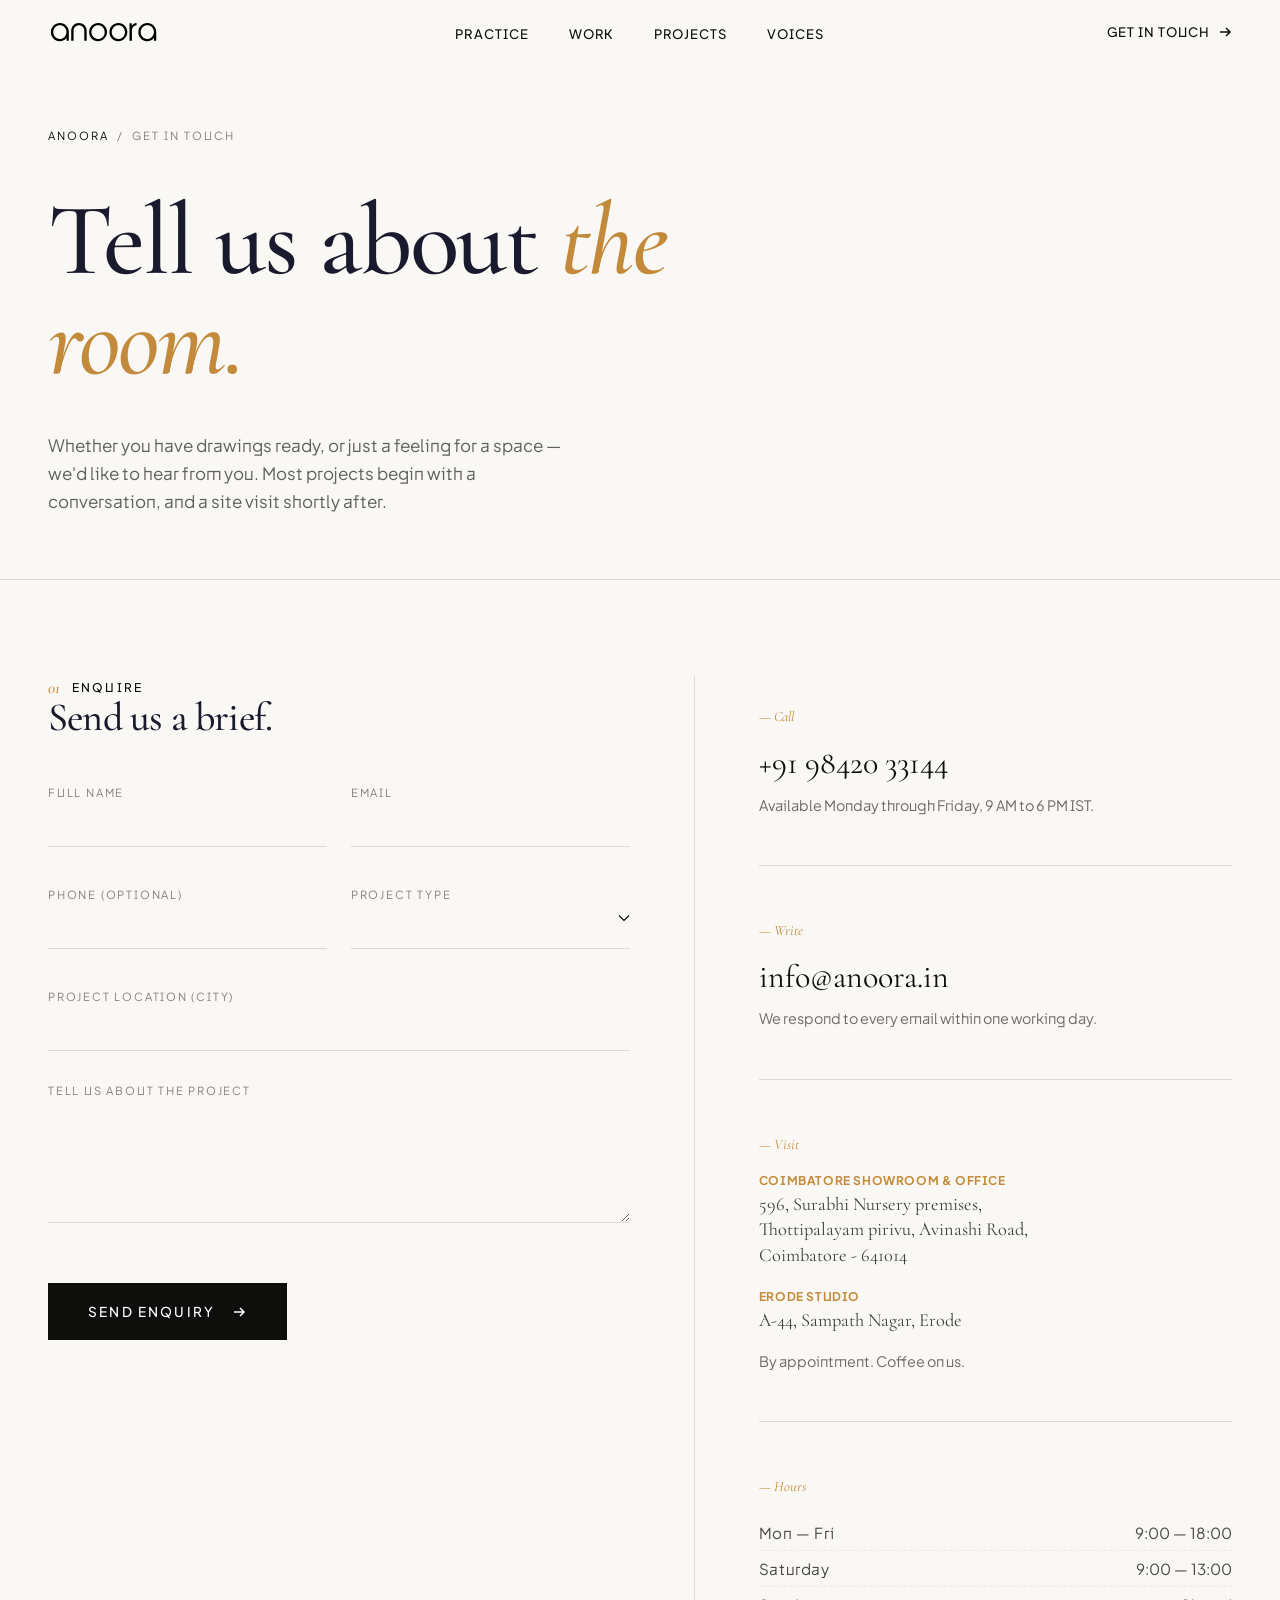
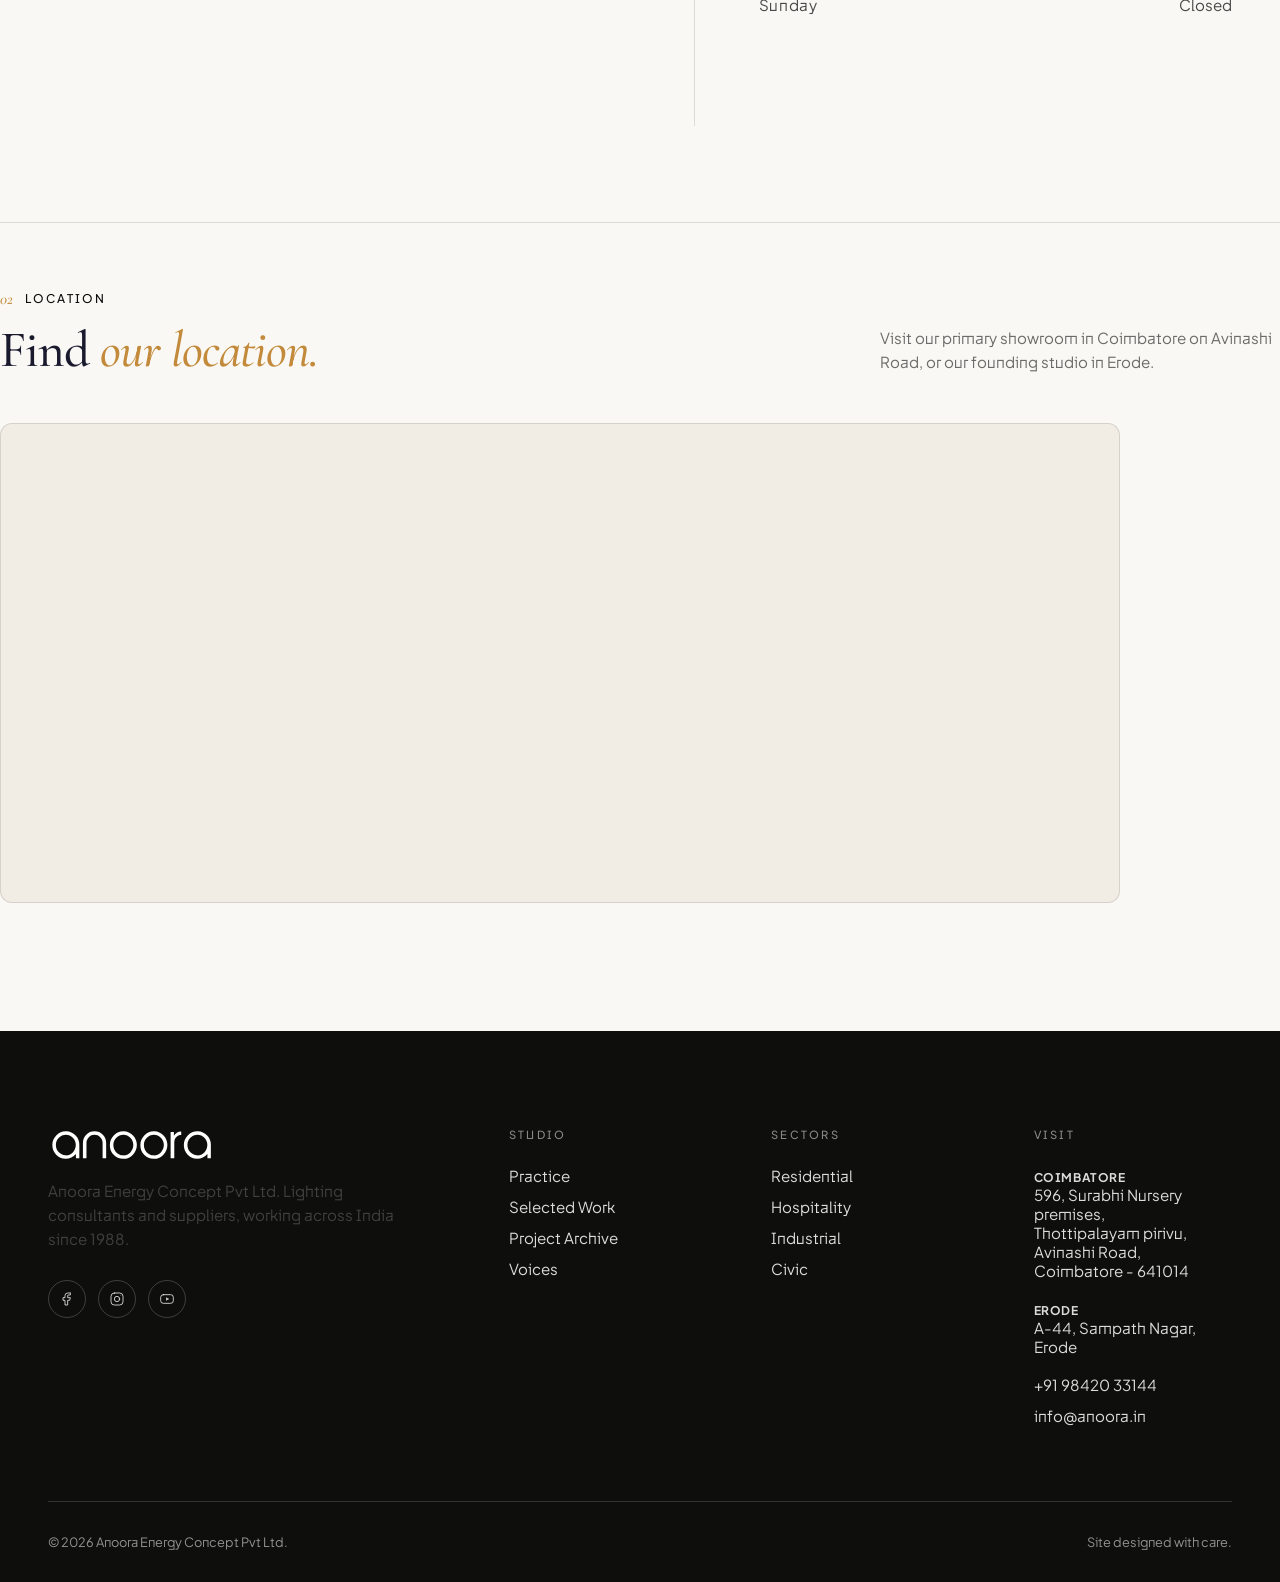
<file: contact.html>
<!DOCTYPE html>
<html lang="en">
<head>
  <meta charset="UTF-8">
  <meta name="viewport" content="width=device-width, initial-scale=1.0">
  <title>Get in Touch — Anoora</title>
  <link rel="preconnect" href="https://fonts.googleapis.com">
  <link rel="preconnect" href="https://fonts.gstatic.com" crossorigin>
  <link href="https://fonts.googleapis.com/css2?family=Cormorant+Garamond:ital,wght@0,400;0,500;0,600;1,400;1,500&family=Plus+Jakarta+Sans:wght@300;400;500;600;700;800&display=swap" rel="stylesheet">
  <link rel="stylesheet" href="colors_and_type.css">
  <link rel="stylesheet" href="styles.css">
</head>
<body>
  <!-- Nav -->
  <nav class="nav nav-always-dark" id="nav">
    <a href="index.html" class="nav-brand" aria-label="Anoora — Home">
      <img src="resources/anoora-wordmark.svg" alt="Anoora" style="height: 24px">
    </a>
    <ul class="nav-links" id="navLinks">
      <li><a href="index.html#practice">Practice</a></li>
      <li><a href="index.html#work">Work</a></li>
      <li><a href="projects.html">Projects</a></li>
      <li><a href="index.html#voices">Voices</a></li>
      <li class="nav-links-cta"><a href="contact.html">Get in Touch<svg viewBox="0 0 14 14" fill="none" stroke="currentColor" stroke-width="1.5" aria-hidden="true"><path d="M2 7h10M8 3l4 4-4 4"/></svg></a></li>
    </ul>
    <a href="contact.html" class="nav-cta">
      Get in Touch
      <svg viewBox="0 0 14 14" fill="none" stroke="currentColor" stroke-width="1.5"><path d="M2 7h10M8 3l4 4-4 4"/></svg>
    </a>
    <button class="nav-burger" id="navBurger" aria-label="Open menu" aria-expanded="false" aria-controls="navLinks">
      <span></span><span></span><span></span>
    </button>
  </nav>

  <!-- Hero -->
  <header class="contact-hero">
    <div class="container">
      <div class="breadcrumb">
        <a href="index.html">Anoora</a> &nbsp;/&nbsp; <span>Get in Touch</span>
      </div>
      <h1 class="display-h">Tell us about <em>the room.</em></h1>
      <p class="lede">Whether you have drawings ready, or just a feeling for a space — we'd like to hear from you. Most projects begin with a conversation, and a site visit shortly after.</p>
    </div>
  </header>

  <!-- Main -->
  <section class="container contact-main">
    <!-- Form -->
    <div class="form-section">
      <div class="eyebrow"><span class="num">01</span><span>Enquire</span></div>
      <h2 class="display-h">Send us a brief.</h2>

      <div class="success" id="success">✓ Thank you. We've received your enquiry and will be in touch within two working days.</div>

      <form id="contactForm">
        <div class="form-row">
          <div class="field">
            <input type="text" id="name" name="name" placeholder=" " required>
            <label for="name">Full name</label>
          </div>
          <div class="field">
            <input type="email" id="email" name="email" placeholder=" " required>
            <label for="email">Email</label>
          </div>
        </div>

        <div class="form-row">
          <div class="field">
            <input type="tel" id="phone" name="phone" placeholder=" ">
            <label for="phone">Phone (optional)</label>
          </div>
          <div class="field">
            <select id="type" name="type" required>
              <option value=""></option>
              <option value="residential">Residential</option>
              <option value="commercial">Commercial</option>
              <option value="industrial">Industrial</option>
              <option value="hospitality">Hospitality</option>
              <option value="civic">Civic / Government</option>
              <option value="other">Other</option>
            </select>
            <label for="type">Project type</label>
          </div>
        </div>

        <div class="field">
          <input type="text" id="location" name="location" placeholder=" ">
          <label for="location">Project location (city)</label>
        </div>

        <div class="field">
          <textarea id="message" name="message" placeholder=" " required></textarea>
          <label for="message">Tell us about the project</label>
        </div>

        <button type="submit" class="submit">
          Send Enquiry
          <svg viewBox="0 0 16 16" fill="none" stroke="currentColor" stroke-width="1.5"><path d="M3 8h10M9 4l4 4-4 4"/></svg>
        </button>
      </form>
    </div>

    <!-- Info -->
    <aside class="info-section">
      <div class="info-block">
        <span class="label">— Call</span>
        <p class="value"><a href="tel:+919842033144">+91 98420 33144</a></p>
        <p class="desc">Available Monday through Friday, 9 AM to 6 PM IST.</p>
      </div>

      <div class="info-block">
        <span class="label">— Write</span>
        <p class="value"><a href="mailto:info@anoora.in">info@anoora.in</a></p>
        <p class="desc">We respond to every email within one working day.</p>
      </div>

      <div class="info-block">
        <span class="label">— Visit</span>
        <div style="margin-bottom: 1.25rem;">
          <strong style="font-size: 0.75rem; letter-spacing: 0.05em; text-transform: uppercase; color: var(--gold); display: block; margin-bottom: 0.25rem;">Coimbatore Showroom &amp; Office</strong>
          <p class="value" style="font-size: 1.15rem; line-height: 1.4; margin-bottom: 0;">596, Surabhi Nursery premises,<br>Thottipalayam pirivu, Avinashi Road,<br>Coimbatore - 641014</p>
        </div>
        <div>
          <strong style="font-size: 0.75rem; letter-spacing: 0.05em; text-transform: uppercase; color: var(--gold); display: block; margin-bottom: 0.25rem;">Erode Studio</strong>
          <p class="value" style="font-size: 1.15rem; line-height: 1.4; margin-bottom: 0;">A-44, Sampath Nagar, Erode</p>
        </div>
        <p class="desc" style="margin-top: 1rem;">By appointment. Coffee on us.</p>
      </div>

      <div class="info-block">
        <span class="label">— Hours</span>
        <ul class="hours">
          <li><span class="day">Mon — Fri</span><span>9:00 — 18:00</span></li>
          <li><span class="day">Saturday</span><span>9:00 — 13:00</span></li>
          <li><span class="day">Sunday</span><span>Closed</span></li>
        </ul>
      </div>
    </aside>
  </section>

  <!-- Map -->
  <section class="container map-section">
    <div class="map-head">
      <div>
        <div class="eyebrow" style="margin-bottom: 1rem;"><span class="num">02</span><span>Location</span></div>
        <h2 class="display-h">Find <em>our location.</em></h2>
      </div>
      <p>Visit our primary showroom in Coimbatore on Avinashi Road, or our founding studio in Erode.</p>
    </div>
    <div class="map-frame" style="height: 480px; border-radius: 12px; overflow: hidden;">
      <iframe 
        src="https://maps.google.com/maps?q=596%2C%20Surabhi%20Nursery%20premises%2C%20Thottipalayam%20pirivu%2C%20Avinashi%20Road%2C%20Coimbatore%20-%20641014&t=&z=15&ie=UTF8&iwloc=&output=embed" 
        width="100%" 
        height="100%" 
        style="border:0; filter: contrast(1.02);" 
        allowfullscreen="" 
        loading="lazy" 
        referrerpolicy="no-referrer-when-downgrade"
        title="Anoora Energy Concept Location — Coimbatore">
      </iframe>
    </div>
  </section>

  <!-- Footer -->
  <footer>
    <div class="container">
      <div class="footer-top">
        <div class="footer-brand">
          <img src="resources/anoora-wordmark.svg" alt="Anoora" style="height: 36px; margin-bottom: 1rem;">
          <p>Anoora Energy Concept Pvt Ltd. Lighting consultants and suppliers, working across India since 1988.</p>
          <div class="footer-social">
            <a href="https://www.facebook.com/p/Anoora-Lighting-Solutions-61585017059623/" target="_blank" rel="noopener noreferrer" aria-label="Anoora on Facebook">
              <svg viewBox="0 0 24 24" fill="none" stroke="currentColor" stroke-width="1.5" stroke-linecap="round" stroke-linejoin="round"><path d="M15 3h-2a4 4 0 0 0-4 4v3H6v4h3v7h4v-7h3l1-4h-4V7a1 1 0 0 1 1-1h3V3z"/></svg>
            </a>
            <a href="https://www.instagram.com/anoora_lighting_solutions/" target="_blank" rel="noopener noreferrer" aria-label="Anoora on Instagram">
              <svg viewBox="0 0 24 24" fill="none" stroke="currentColor" stroke-width="1.5" stroke-linecap="round" stroke-linejoin="round"><rect x="3" y="3" width="18" height="18" rx="5"/><circle cx="12" cy="12" r="4"/><circle cx="17.3" cy="6.7" r="0.6" fill="currentColor" stroke="none"/></svg>
            </a>
            <a href="https://www.youtube.com/@anooralighting" target="_blank" rel="noopener noreferrer" aria-label="Anoora on YouTube">
              <svg viewBox="0 0 24 24" fill="none" stroke="currentColor" stroke-width="1.5" stroke-linecap="round" stroke-linejoin="round"><rect x="2.5" y="5.5" width="19" height="13" rx="4"/><path d="M10.5 9.2v5.6l5-2.8-5-2.8z" fill="currentColor" stroke="none"/></svg>
            </a>
          </div>
        </div>
        <nav class="footer-col" aria-label="Studio">
          <h4>Studio</h4>
          <ul>
            <li><a href="index.html#practice">Practice</a></li>
            <li><a href="index.html#work">Selected Work</a></li>
            <li><a href="projects.html">Project Archive</a></li>
            <li><a href="index.html#voices">Voices</a></li>
          </ul>
        </nav>
        <nav class="footer-col" aria-label="Sectors">
          <h4>Sectors</h4>
          <ul>
            <li><a href="projects.html?filter=residential">Residential</a></li>
            <li><a href="projects.html?filter=hospitality">Hospitality</a></li>
            <li><a href="projects.html?filter=industrial">Industrial</a></li>
            <li><a href="projects.html?filter=civic">Civic</a></li>
          </ul>
        </nav>
        <div class="footer-col">
          <h4>Visit</h4>
          <address style="font-style: normal;">
            <strong style="color: var(--fg); font-size: 0.75rem; letter-spacing: 0.05em; text-transform: uppercase;">Coimbatore</strong><br>
            596, Surabhi Nursery premises,<br>Thottipalayam pirivu, Avinashi Road,<br>Coimbatore - 641014<br><br>
            <strong style="color: var(--fg); font-size: 0.75rem; letter-spacing: 0.05em; text-transform: uppercase;">Erode</strong><br>
            A-44, Sampath Nagar, Erode<br><br>
            <a href="tel:+919842033144" style="display: block;">+91 98420 33144</a>
            <a href="mailto:info@anoora.in" style="display: block;">info@anoora.in</a>
          </address>
        </div>
      </div>
      <div class="footer-bottom">
        <span>© 2026 Anoora Energy Concept Pvt Ltd.</span>
        <span>Site designed with care.</span>
      </div>
    </div>
  </footer>

  <script src="nav.js" defer></script>

  <script>
    // Contact form (no backend — just confirms receipt client-side)
    const form = document.getElementById('contactForm');
    const success = document.getElementById('success');

    form.addEventListener('submit', (e) => {
      e.preventDefault();
      success.classList.add('show');
      form.reset();
      setTimeout(() => success.classList.remove('show'), 6000);
    });
  </script>
</body>
</html>
</file>
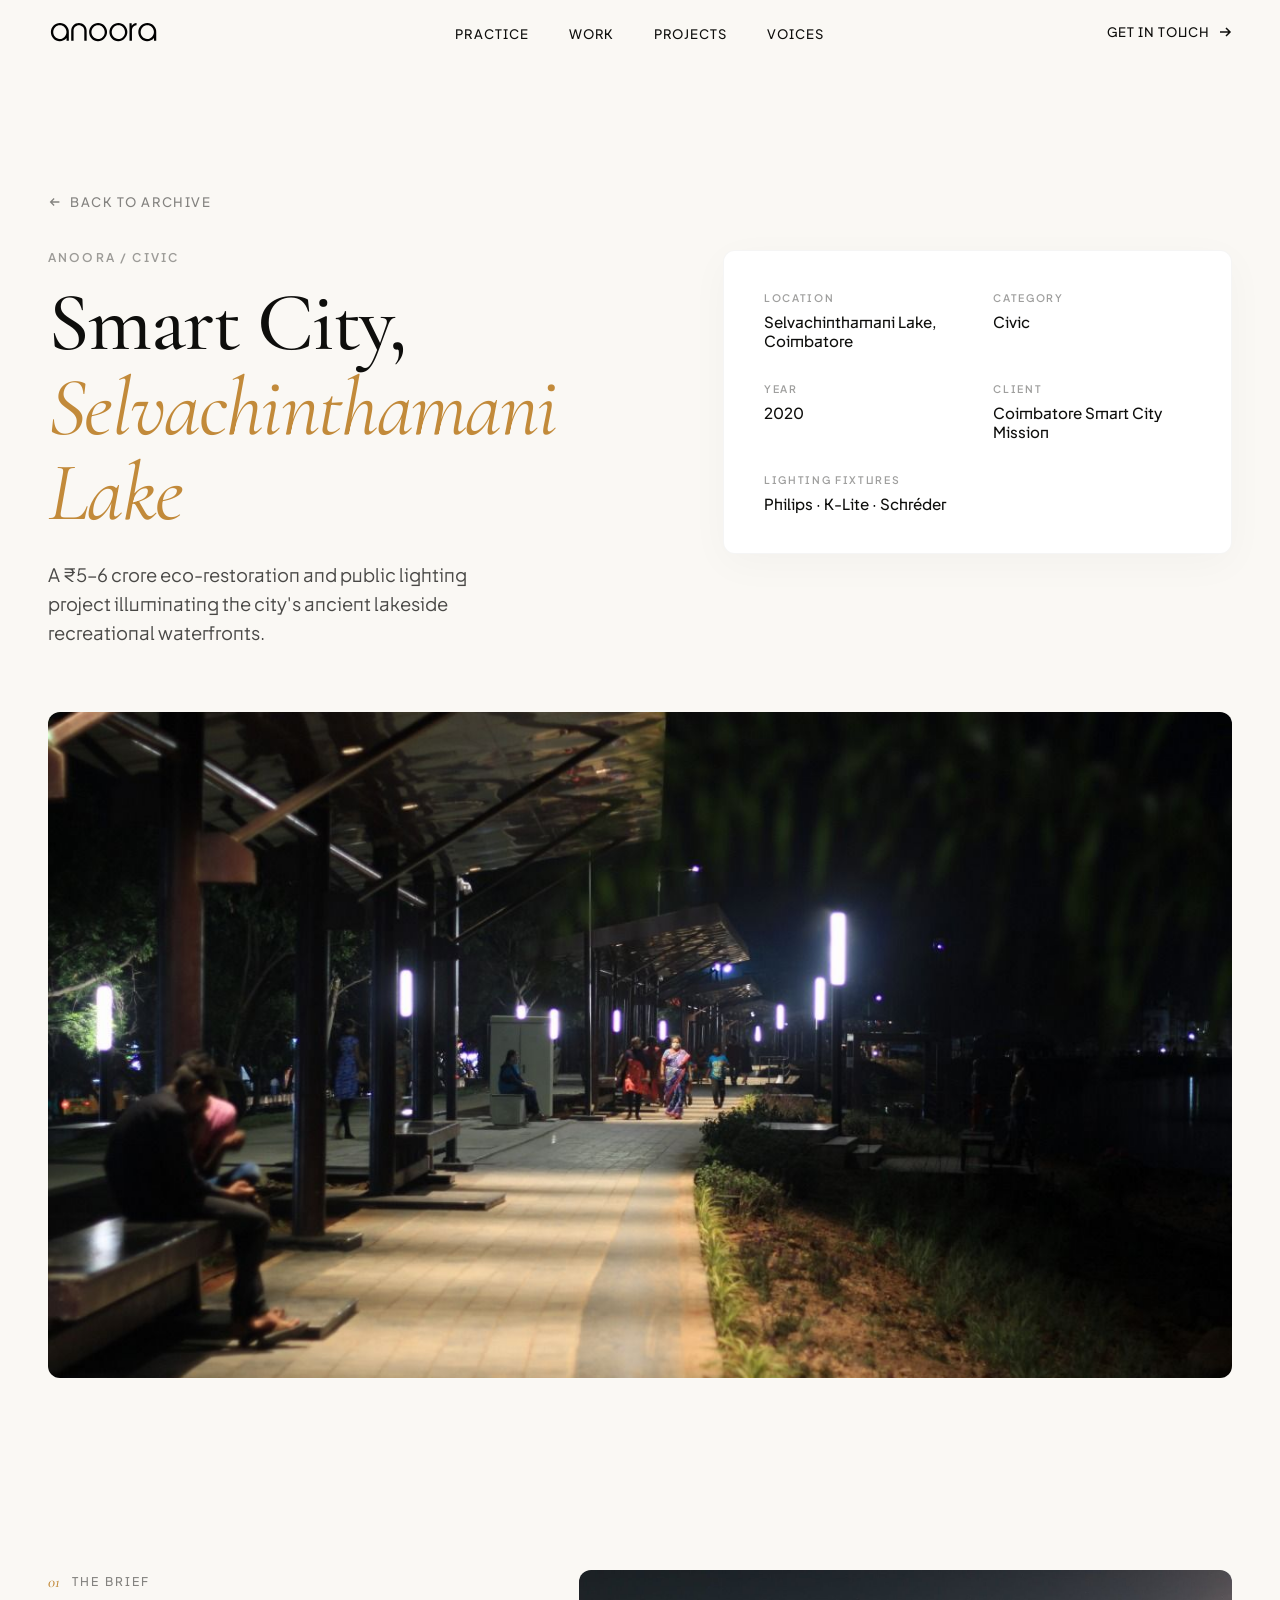
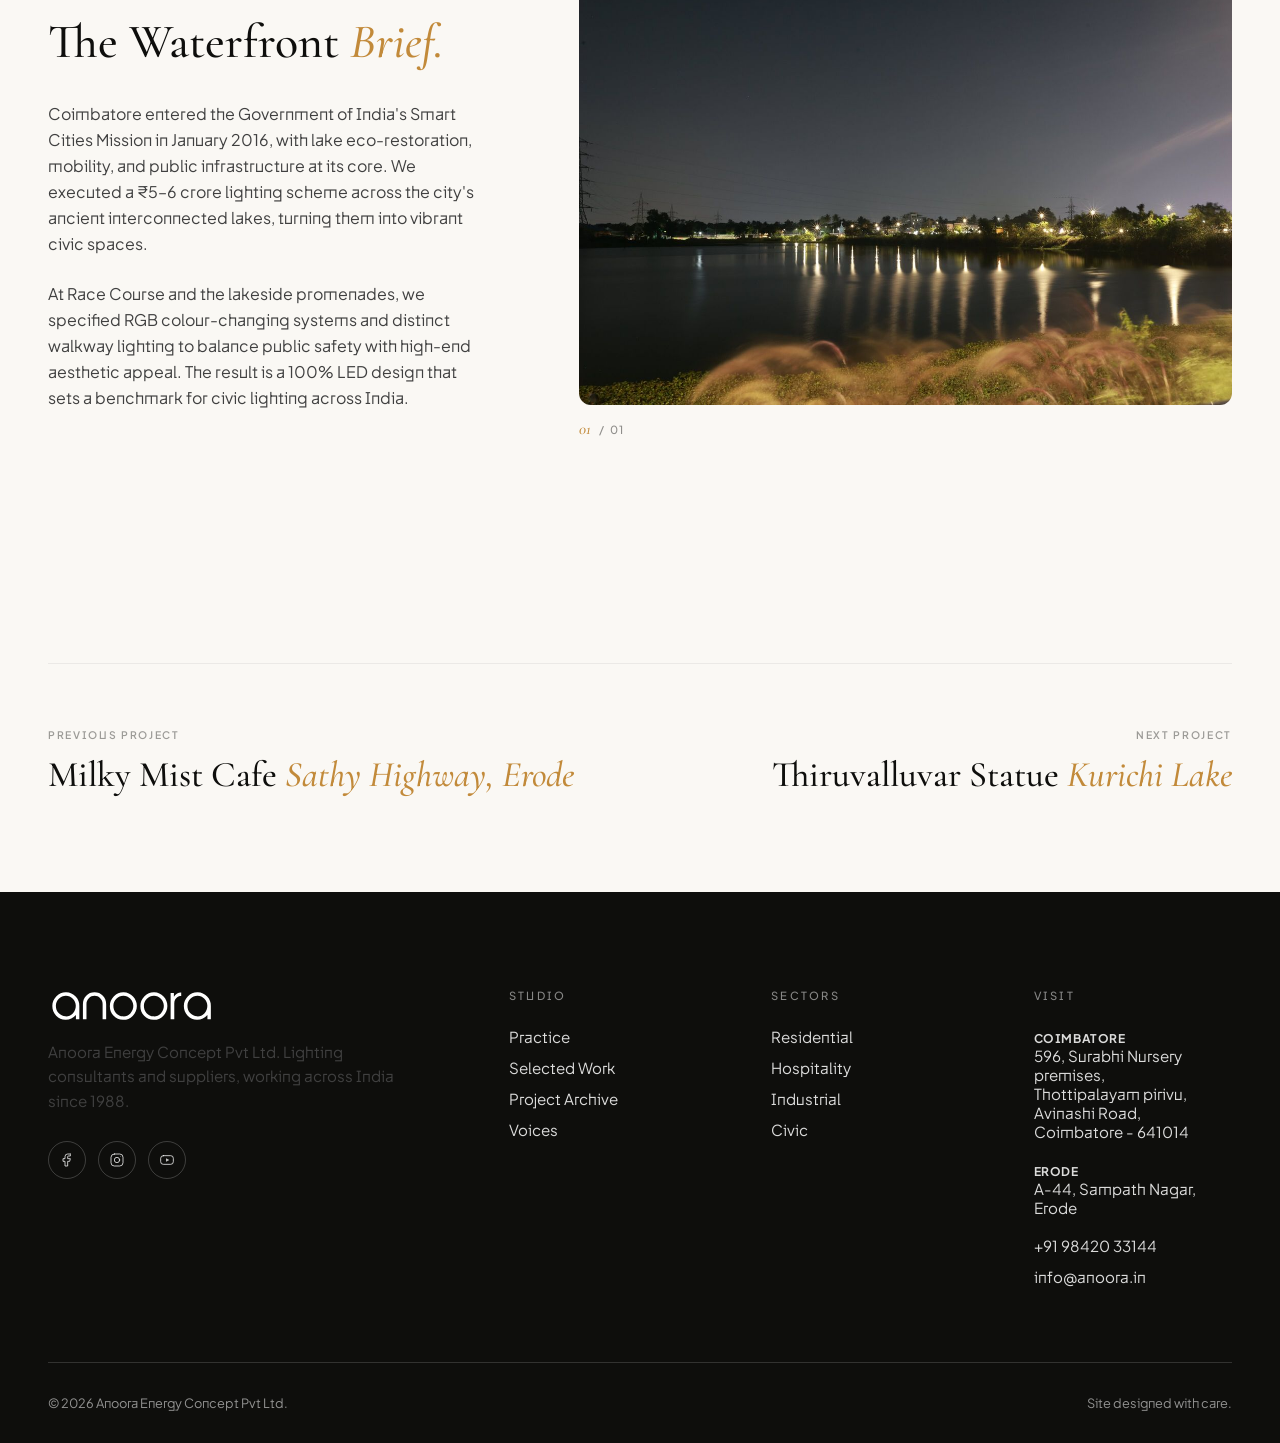
<file: project-detail.html>
<!DOCTYPE html>
<html lang="en">
<head>
  <meta charset="UTF-8">
  <meta name="viewport" content="width=device-width, initial-scale=1.0">
  <title>Project Details — Anoora</title>
  <link rel="preconnect" href="https://fonts.googleapis.com">
  <link rel="preconnect" href="https://fonts.gstatic.com" crossorigin>
  <link href="https://fonts.googleapis.com/css2?family=Cormorant+Garamond:ital,wght@0,400;0,500;0,600;1,400;1,500&family=Plus+Jakarta+Sans:wght@300;400;500;600;700;800&display=swap" rel="stylesheet">
  <link rel="stylesheet" href="colors_and_type.css">
  <link rel="stylesheet" href="styles.css">
</head>
<body>
  <!-- Nav -->
  <nav class="nav nav-always-dark" id="nav">
    <a href="index.html" class="nav-brand" aria-label="Anoora — Home">
      <img src="resources/anoora-wordmark.svg" alt="Anoora" style="height: 24px">
    </a>
    <ul class="nav-links" id="navLinks">
      <li><a href="index.html#practice">Practice</a></li>
      <li><a href="index.html#work">Work</a></li>
      <li><a href="projects.html" class="active">Projects</a></li>
      <li><a href="index.html#voices">Voices</a></li>
      <li class="nav-links-cta"><a href="contact.html">Get in Touch<svg viewBox="0 0 14 14" fill="none" stroke="currentColor" stroke-width="1.5" aria-hidden="true"><path d="M2 7h10M8 3l4 4-4 4"/></svg></a></li>
    </ul>
    <a href="contact.html" class="nav-cta">
      Get in Touch
      <svg viewBox="0 0 14 14" fill="none" stroke="currentColor" stroke-width="1.5"><path d="M2 7h10M8 3l4 4-4 4"/></svg>
    </a>
    <button class="nav-burger" id="navBurger" aria-label="Open menu" aria-expanded="false" aria-controls="navLinks">
      <span></span><span></span><span></span>
    </button>
  </nav>

  <!-- Project Detail Section -->
  <section class="project-detail-section">
    <div class="container">
      
      <!-- Back to Archive Link -->
      <a href="projects.html" class="back-link">
        <svg width="14" height="14" viewBox="0 0 16 16" fill="none" stroke="currentColor" stroke-width="1.5" style="transform: scaleX(-1);"><path d="M3 8h10M9 4l4 4-4 4"/></svg>
        Back to Archive
      </a>

      <!-- Hero Header Info -->
      <div class="project-detail-hero-grid">
        <div class="project-detail-title-wrap">
          <span class="project-breadcrumb" id="project-category-breadcrumb">Anoora / Civic</span>
          <h1 id="project-title-header">Smart City, <em>Coimbatore</em></h1>
          <p class="project-lead" id="project-lead-desc">A major eco-restoration and public lighting project illuminating the city's ancient lakeside recreational waterfronts.</p>
        </div>

        <!-- Metadata Card -->
        <div class="project-detail-meta-card">
          <div class="project-detail-meta-grid">
            <div class="project-detail-meta-item">
              <span class="project-detail-meta-label">Location</span>
              <span class="project-detail-meta-val" id="meta-location">Selvachinthamani Lake, Coimbatore</span>
            </div>
            <div class="project-detail-meta-item">
              <span class="project-detail-meta-label">Category</span>
              <span class="project-detail-meta-val" id="meta-category">Civic</span>
            </div>
            <div class="project-detail-meta-item">
              <span class="project-detail-meta-label">Year</span>
              <span class="project-detail-meta-val" id="meta-year">2023</span>
            </div>
            <div class="project-detail-meta-item">
              <span class="project-detail-meta-label">Client</span>
              <span class="project-detail-meta-val" id="meta-client">Coimbatore Smart City Mission</span>
            </div>
            <div class="project-detail-meta-item" style="grid-column: span 2;">
              <span class="project-detail-meta-label">Lighting Fixtures</span>
              <span class="project-detail-meta-val" id="meta-lighting">Philips · K-Lite · Schréder</span>
            </div>
          </div>
        </div>
      </div>

      <!-- Main Project Hero Image Slot -->
      <div class="project-detail-main-img-wrap">
        <img id="main-project-img" alt="" fetchpriority="high" decoding="async">
      </div>

    </div>
  </section>

  <!-- Brief + Plates: the narrative pins on the left while the photographs scroll past -->
  <section class="project-plates-section">
    <div class="container">
      <div class="plates-grid" id="plates-grid">
        <div class="plates-brief">
          <div class="plates-brief-head">
            <div class="eyebrow"><span class="num">01</span><span>The Brief</span></div>
            <h2 id="narrative-heading">The Considered <em>Approach.</em></h2>
          </div>
          <div class="project-story" id="narrative-body">
            <p>Story details go here...</p>
          </div>
        </div>
        <div class="plates" id="plates">
          <!-- Dynamically populated figures -->
        </div>
      </div>
    </div>
  </section>

  <!-- Project Navigation Pagination -->
  <section class="project-detail-pagination">
    <div class="container">
      <div class="project-detail-pagination-inner">
        <a href="#" class="pagination-link prev" id="prev-project-link">
          <span class="pagination-label">Previous Project</span>
          <span class="pagination-title" id="prev-project-title">Project <em>Name</em></span>
        </a>
        <a href="#" class="pagination-link next" id="next-project-link">
          <span class="pagination-label">Next Project</span>
          <span class="pagination-title" id="next-project-title">Project <em>Name</em></span>
        </a>
      </div>
    </div>
  </section>

  <!-- Footer -->
  <footer>
    <div class="container">
      <div class="footer-top">
        <div class="footer-brand">
          <img src="resources/anoora-wordmark.svg" alt="Anoora" style="height: 36px; margin-bottom: 1rem;">
          <p>Anoora Energy Concept Pvt Ltd. Lighting consultants and suppliers, working across India since 1988.</p>
          <div class="footer-social">
            <a href="https://www.facebook.com/p/Anoora-Lighting-Solutions-61585017059623/" target="_blank" rel="noopener noreferrer" aria-label="Anoora on Facebook">
              <svg viewBox="0 0 24 24" fill="none" stroke="currentColor" stroke-width="1.5" stroke-linecap="round" stroke-linejoin="round"><path d="M15 3h-2a4 4 0 0 0-4 4v3H6v4h3v7h4v-7h3l1-4h-4V7a1 1 0 0 1 1-1h3V3z"/></svg>
            </a>
            <a href="https://www.instagram.com/anoora_lighting_solutions/" target="_blank" rel="noopener noreferrer" aria-label="Anoora on Instagram">
              <svg viewBox="0 0 24 24" fill="none" stroke="currentColor" stroke-width="1.5" stroke-linecap="round" stroke-linejoin="round"><rect x="3" y="3" width="18" height="18" rx="5"/><circle cx="12" cy="12" r="4"/><circle cx="17.3" cy="6.7" r="0.6" fill="currentColor" stroke="none"/></svg>
            </a>
            <a href="https://www.youtube.com/@anooralighting" target="_blank" rel="noopener noreferrer" aria-label="Anoora on YouTube">
              <svg viewBox="0 0 24 24" fill="none" stroke="currentColor" stroke-width="1.5" stroke-linecap="round" stroke-linejoin="round"><rect x="2.5" y="5.5" width="19" height="13" rx="4"/><path d="M10.5 9.2v5.6l5-2.8-5-2.8z" fill="currentColor" stroke="none"/></svg>
            </a>
          </div>
        </div>
        <nav class="footer-col" aria-label="Studio">
          <h4>Studio</h4>
          <ul>
            <li><a href="index.html#practice">Practice</a></li>
            <li><a href="index.html#work">Selected Work</a></li>
            <li><a href="projects.html">Project Archive</a></li>
            <li><a href="index.html#voices">Voices</a></li>
          </ul>
        </nav>
        <nav class="footer-col" aria-label="Sectors">
          <h4>Sectors</h4>
          <ul>
            <li><a href="projects.html?filter=residential">Residential</a></li>
            <li><a href="projects.html?filter=hospitality">Hospitality</a></li>
            <li><a href="projects.html?filter=industrial">Industrial</a></li>
            <li><a href="projects.html?filter=civic">Civic</a></li>
          </ul>
        </nav>
        <div class="footer-col">
          <h4>Visit</h4>
          <address style="font-style: normal;">
            <strong style="color: var(--fg); font-size: 0.75rem; letter-spacing: 0.05em; text-transform: uppercase;">Coimbatore</strong><br>
            596, Surabhi Nursery premises,<br>Thottipalayam pirivu, Avinashi Road,<br>Coimbatore - 641014<br><br>
            <strong style="color: var(--fg); font-size: 0.75rem; letter-spacing: 0.05em; text-transform: uppercase;">Erode</strong><br>
            A-44, Sampath Nagar, Erode<br><br>
            <a href="tel:+919842033144" style="display: block;">+91 98420 33144</a>
            <a href="mailto:info@anoora.in" style="display: block;">info@anoora.in</a>
          </address>
        </div>
      </div>
      <div class="footer-bottom">
        <span>© 2026 Anoora Energy Concept Pvt Ltd.</span>
        <span>Site designed with care.</span>
      </div>
    </div>
  </footer>

  <script src="nav.js" defer></script>

  <!-- Router and Data Binding -->
  <script>
    // Responsive gallery sources. Variants live at resources/rs/<slug>-<width>.jpg;
    // this map records which widths were actually generated for each image.
    const RS_WIDTHS = {"statue":[640,1280,2000],"horse-court":[640,1237],"darza-1":[640,1280,2000],"darza-2":[640,1280,2000],"darza-3":[640,1280,2000],"darza-5":[640,1280,2000],"darza-6":[640,1280,2000],"smart-city":[640,1280],"selvachinthamani-2":[640,1280,2000],"gd-naidu-1":[640,1280,2000],"gd-naidu-2":[365],"gd-naidu-3":[640,765],"cotton-9254":[640,1280,2000],"cotton-9255":[640,1280,2000],"cotton-9256":[640,1280,2000],"cotton-9257":[640,1280,2000],"cotton-9258":[640,1280,2000],"cotton-9260":[640,1280,2000],"cotton-9261":[640,1280,2000],"cotton-9262":[640,1280,2000],"cotton-9264":[640,1280,2000],"cotton-9266":[640,1280,2000],"cotton-9268":[640,1280,2000],"cotton-9269":[640,1280,2000],"cotton-9270":[640,1280,2000],"cotton-9271":[640,1280,2000],"cotton-9272":[640,1280,2000],"marriott-trichy-facade":[640,1280],"marriott-trichy-pool":[640,1280],"marriott-trichy-dining":[640,1280],"marriott-trichy-kitchen":[640,1280],"marriott-trichy-banquet":[640,1280],"marriott-trichy-gym":[640,1280],"marriott-trichy-room":[640,1280],"marriott-trichy-bath":[640,1280],"marriott-madurai-exterior":[640,1280],"marriott-madurai-pool":[640,1280],"mango-hill-drone-1":[640,900],"mango-hill-drone-3":[640,900],"mango-hill-facade-2":[640,900],"mango-hill-facade-3":[640,900],"mango-hill-facade-5":[640,900],"mango-hill-facade-7":[640,900],"kalingarayan":[640,1280],"makino-1":[640,1280,2000],"makino-2":[640,1280,2000],"makino-3":[640,1280,2000],"makino-4":[640,1280,2000],"makino-5":[640,1280,2000],"makino-6":[640,1280,2000],"makino-8":[640,1280,2000],"milky-mist-1":[640,1280],"milky-mist-2":[640,1280],"milky-mist-3":[640,1280],"milky-mist-5":[640,1280],"milky-mist-6":[640,1280],"milky-mist-7":[640,1280],"milky-mist-4":[640,765],"karthipuram-gate":[640,1280,2000]};
    function srcsetFor(src) {
      const m = /resources\/rs\/(.+)-(\d+)\.jpg$/.exec(src);
      if (!m || !RS_WIDTHS[m[1]]) return '';
      return RS_WIDTHS[m[1]].map(w => `resources/rs/${m[1]}-${w}.jpg ${w}w`).join(', ');
    }

    // Project Dataset (12 Projects)
    const projectData = {
      'smart-city': {
        title: 'Smart City',
        italicTitle: 'Selvachinthamani Lake',
        breadcrumb: 'Anoora / Civic',
        lead: 'A ₹5–6 crore eco-restoration and public lighting project illuminating the city\'s ancient lakeside recreational waterfronts.',
        location: 'Selvachinthamani Lake, Coimbatore',
        category: 'Civic',
        year: '2020',
        client: 'Coimbatore Smart City Mission',
        lighting: 'Philips · K-Lite · Schréder',
        mainImage: 'resources/rs/smart-city-1280.jpg',
        mainSrcset: 'resources/rs/smart-city-640.jpg 640w, resources/rs/smart-city-1280.jpg 1280w',
        galleryImages: [
          'resources/rs/smart-city-1280.jpg',
          'resources/rs/selvachinthamani-2-2000.jpg'
        ],
        narrativeHeading: 'The Waterfront <em>Brief.</em>',
        narrativeBody: '<p>Coimbatore entered the Government of India\'s Smart Cities Mission in January 2016, with lake eco-restoration, mobility, and public infrastructure at its core. We executed a ₹5–6 crore lighting scheme across the city\'s ancient interconnected lakes, turning them into vibrant civic spaces.</p><p>At Race Course and the lakeside promenades, we specified RGB colour-changing systems and distinct walkway lighting to balance public safety with high-end aesthetic appeal. The result is a 100% LED design that sets a benchmark for civic lighting across India.</p>'
      },
      'thiruvalluvar-statue': {
        title: 'Thiruvalluvar Statue',
        italicTitle: 'Kurichi Lake',
        breadcrumb: 'Anoora / Civic',
        lead: 'Concealed uplighting for a 25 ft sculpture built entirely from 1,330 interlaced Tamil characters.',
        location: 'Kurichi Lake, Coimbatore',
        category: 'Civic',
        year: '2023',
        client: 'Coimbatore Smart City Mission',
        lighting: 'K-Lite Specialist Uplighters',
        mainImage: 'resources/rs/statue-2000.jpg',
        mainSrcset: 'resources/rs/statue-640.jpg 640w, resources/rs/statue-1280.jpg 1280w, resources/rs/statue-2000.jpg 2000w',
        galleryImages: [
          'resources/rs/statue-2000.jpg'
        ],
        narrativeHeading: 'Writing in <em>Light.</em>',
        narrativeBody: '<p>This flagship installation of the Coimbatore Smart City Mission is a 20–25 ft stainless-steel figure built entirely from 1,330 interlaced Tamil letters — representing every Kural written by the poet Thiruvalluvar.</p><p>With natural gaps between each letter, the brief was to keep the form and script crystal clear at night without glare. We mounted K-Lite uplighters at calculated angles on all four sides, concealed within the sculpture itself, so the letters now read even more clearly after dark than in daylight.</p>'
      },
      'gd-naidu-bridge': {
        title: 'G.D. Naidu Bridge',
        italicTitle: 'Avinashi Road',
        breadcrumb: 'Anoora / Civic',
        lead: 'A tribute to Coimbatore\'s legendary industrialist, blending high-performance roadway safety with subtle architectural color.',
        location: 'Avinashi Road, Coimbatore',
        category: 'Civic',
        year: '2025',
        client: 'Public Works Department',
        lighting: 'Roadway + Architectural RGB',
        mainImage: 'resources/rs/gd-naidu-1-2000.jpg',
        mainSrcset: 'resources/rs/gd-naidu-1-640.jpg 640w, resources/rs/gd-naidu-1-1280.jpg 1280w, resources/rs/gd-naidu-1-2000.jpg 2000w',
        galleryImages: [
          'resources/rs/gd-naidu-1-2000.jpg',
          'resources/rs/gd-naidu-2-365.jpg',
          'resources/rs/gd-naidu-3-765.jpg'
        ],
        narrativeHeading: 'Artery of the <em>City.</em>',
        narrativeBody: '<p>The G.D. Naidu Bridge runs along Avinashi Road, one of Coimbatore\'s primary urban arteries. It connects key commercial, residential, and industrial zones.</p><p>Our design provides high-uniformity, low-glare roadway illumination for high-speed traffic, combined with custom-controlled RGB architectural accents along the bridge support pillars, creating a dignified landmark status in the city nightscape.</p><p style="font-size:0.85rem;opacity:0.7;margin-top:1rem;"><em>Photo source attribution: The Hindu</em></p>'
      },
      'horse-court': {
        title: 'Horse Court Area',
        italicTitle: 'Avinashi Road',
        breadcrumb: 'Anoora / Civic',
        lead: 'Dignified landscape and architectural restoration lighting for a handsome British-era heritage building.',
        location: 'Avinashi Road, Coimbatore',
        category: 'Civic',
        year: '2025',
        client: 'Public Works Department (Heritage Division)',
        lighting: 'Warm Spotlights & Accents',
        mainImage: 'resources/rs/horse-court-1237.jpg',
        mainSrcset: 'resources/rs/horse-court-640.jpg 640w, resources/rs/horse-court-1237.jpg 1237w',
        galleryImages: [
          'resources/rs/horse-court-1237.jpg'
        ],
        narrativeHeading: 'Resurrecting <em>Ruins.</em>',
        narrativeBody: '<p>Coimbatore\'s Kuthirai Vandi Court, a British-era building once used for horse cart regulation, had fallen into complete disuse before being taken up for heritage renovation by the PWD.</p><p>Resurrected from ruins, the building demanded a sensitive lighting scheme. We specified warm-white narrow-beam spots to accentuate the masonry columns and deep eaves, honoring the historical character of this brick-and-lime structure without modern distraction.</p>'
      },
      'makino': {
        title: 'Makino Office & Factory',
        italicTitle: 'Industrial Facility',
        breadcrumb: 'Anoora / Industrial',
        lead: 'Arrival lobby, meeting rooms, staff canteen and campus landscape lit across the machine-tool maker’s India facility.',
        location: '— to confirm —',
        category: 'Industrial',
        year: '2024',
        client: 'Makino India',
        lighting: '— to confirm —',
        mainImage: 'resources/rs/makino-1-2000.jpg',
        mainSrcset: 'resources/rs/makino-1-640.jpg 640w, resources/rs/makino-1-1280.jpg 1280w, resources/rs/makino-1-2000.jpg 2000w',
        galleryImages: [
          'resources/rs/makino-1-1280.jpg',
          'resources/rs/makino-2-1280.jpg',
          'resources/rs/makino-3-1280.jpg',
          'resources/rs/makino-4-1280.jpg',
          'resources/rs/makino-5-1280.jpg',
          'resources/rs/makino-6-1280.jpg',
          'resources/rs/makino-8-1280.jpg'
        ],
        narrativeHeading: 'Around the <em>Floor.</em>',
        narrativeBody: '<p>Makino builds machine tools, but most of the working day happens around the production floor rather than on it — the walk in from the gate, the arrival lobby, the meeting rooms, the canteen between shifts. That is where this scheme sits.</p><p>The double-height entrance is lit from continuous linear runs set into the ceiling, kept narrow and high so the glazing reads as a clean grid after dark instead of a wall of reflections. Meeting rooms pair recessed downlights with the acoustic baffles overhead. The canteen runs on circular surface luminaires spaced to hold an even level across the tables, and outside, bollards and low poles pick out the stone path and lawn so the walk between blocks stays legible at night, under the lit signage on the roofline.</p>'
      },
      'karthipuram': {
        title: 'Karthipuram Township',
        italicTitle: 'Neelambur',
        breadcrumb: 'Anoora / Residential',
        lead: 'A massive ₹2.5 crore private township lighting scheme with 650 custom poles and a 15-metre media tower.',
        location: 'Neelambur, Coimbatore',
        category: 'Residential',
        year: '2024',
        client: 'Unnamalai Promoters',
        lighting: 'Keselec Schréder & Philips',
        mainImage: 'resources/rs/karthipuram-gate-1280.jpg',
        galleryImages: [
          'resources/rs/karthipuram-gate-1280.jpg'
        ],
        narrativeHeading: 'Township <em>Infrastructure.</em>',
        narrativeBody: '<p>A 250-acre private township in Neelambur, developed by Unnamalai Promoters. The brief demanded a world-class street and common area lighting layout comparable to international airport standards.</p><p>We worked with Keselec Schréder on lux calculations and specified around 650 conical poles across the layout. We are also completing a 15-metre media tower with imported Philips fixtures from the Netherlands, plus the full indoor and outdoor lighting for the project\'s offices.</p>'
      },
      'marriott-trichy': {
        title: 'Courtyard by Marriott',
        italicTitle: 'Tiruchirappalli',
        breadcrumb: 'Anoora / Hospitality',
        lead: 'Lighting across the arrival forecourt, guest floors, dining, banquet and leisure areas of a Courtyard by Marriott property.',
        location: 'Collector’s Road, Tiruchirappalli',
        category: 'Hospitality',
        year: '2022',
        client: 'Courtyard by Marriott, Tiruchirappalli',
        lighting: '— to confirm —',
        mainImage: 'resources/rs/marriott-trichy-facade-1280.jpg',
        mainSrcset: 'resources/rs/marriott-trichy-facade-640.jpg 640w, resources/rs/marriott-trichy-facade-1280.jpg 1280w',
        galleryImages: [
          'resources/rs/marriott-trichy-facade-1280.jpg',
          'resources/rs/marriott-trichy-pool-1280.jpg',
          'resources/rs/marriott-trichy-dining-1280.jpg',
          'resources/rs/marriott-trichy-banquet-1280.jpg',
          'resources/rs/marriott-trichy-kitchen-1280.jpg',
          'resources/rs/marriott-trichy-room-1280.jpg',
          'resources/rs/marriott-trichy-gym-1280.jpg',
          'resources/rs/marriott-trichy-bath-1280.jpg'
        ],
        narrativeHeading: 'Arrival, and <em>After.</em>',
        narrativeBody: '<p>The 108-key property on Collector’s Road opened in November 2022 as the first international hotel brand in Tiruchirappalli. A hotel is read first at its entrance: the porte-cochère carries a recessed warm-white wash that lifts the soffit without glare at the drop-off, while the guest-room windows above are left to read as a quiet rhythm of occupied light across the facade.</p><p>Inside, the brief moved through distinctly different rooms on one visual language — the all-day Trichy Kitchen, 20,000 sq ft of banqueting that is the largest in the city, an outdoor pool terrace lit for safety without washing out the water, and guest rooms and bathrooms where light has to be flattering and functional at once.</p>'
      },
      'marriott-madurai': {
        title: 'Courtyard by Marriott',
        italicTitle: 'Madurai',
        breadcrumb: 'Anoora / Hospitality',
        lead: 'Exterior and pool-deck lighting for the 102-key Courtyard by Marriott in Madurai.',
        location: 'Madurai, Tamil Nadu',
        category: 'Hospitality',
        year: '— to confirm —',
        client: 'Courtyard by Marriott, Madurai',
        lighting: '— to confirm —',
        mainImage: 'resources/rs/marriott-madurai-exterior-1280.jpg',
        mainSrcset: 'resources/rs/marriott-madurai-exterior-640.jpg 640w, resources/rs/marriott-madurai-exterior-1280.jpg 1280w',
        galleryImages: [
          'resources/rs/marriott-madurai-exterior-1280.jpg',
          'resources/rs/marriott-madurai-pool-1280.jpg'
        ],
        narrativeHeading: 'A Facade at <em>Dusk.</em>',
        narrativeBody: '<p>A 102-key property, and an exterior scheme built for the short window between sunset and night, when a building reads best: enough output to model the massing and pick out the vertical fins, restrained enough that the sky still holds colour behind it.</p><p>At the pool deck the priority inverts. Light goes low and indirect, kept off the water surface so the deck stays legible underfoot and the water reads as depth rather than glare.</p>'
      },
      'darza-resort': {
        title: 'Darza Luxury Resort',
        italicTitle: 'Coimbatore',
        breadcrumb: 'Anoora / Hospitality',
        lead: 'Modern Scandinavian landscape and private pool villa lighting set against the Sanjeevani mountain peaks.',
        location: 'Nanjundapuram, Coimbatore',
        category: 'Hospitality',
        year: '2022',
        client: 'Darza Luxury Resorts',
        lighting: 'Landscape & Villa Accents',
        mainImage: 'resources/rs/darza-3-2000.jpg',
        mainSrcset: 'resources/rs/darza-3-640.jpg 640w, resources/rs/darza-3-1280.jpg 1280w, resources/rs/darza-3-2000.jpg 2000w',
        galleryImages: [
          'resources/rs/darza-3-2000.jpg',
          'resources/rs/darza-1-2000.jpg',
          'resources/rs/darza-2-2000.jpg',
          'resources/rs/darza-5-2000.jpg',
          'resources/rs/darza-6-2000.jpg'
        ],
        narrativeHeading: 'Sophisticated <em>Calm.</em>',
        narrativeBody: '<p>Set against the backdrop of the Sanjeevani mountain peaks, Darza Resorts combines sleek modern Scandinavian design with lush natural landscapes. The resort\'s design features private pools, oxygen-rich lawns, and ancient trees.</p><p>Our lighting brief focused on highlighting the clean lines of the villas and the surrounding canopy of trees, creating a sophisticated, tranquil evening atmosphere across the private villas, open-air dining spaces, and expansive lawns.</p>'
      },
      'cotton-city': {
        title: 'Cotton City',
        italicTitle: 'Coimbatore',
        breadcrumb: 'Anoora / Residential',
        lead: 'Architectural facade and ambient landscape lighting designed for the Cotton City landmark.',
        location: 'Coimbatore, Tamil Nadu',
        category: 'Residential',
        year: '2022',
        client: 'Cotton City Developers',
        lighting: 'Architectural LED & Landscape Accents',
        mainImage: 'resources/rs/cotton-9254-2000.jpg',
        mainSrcset: 'resources/rs/cotton-9254-640.jpg 640w, resources/rs/cotton-9254-1280.jpg 1280w, resources/rs/cotton-9254-2000.jpg 2000w',
        galleryImages: [
          'resources/rs/cotton-9254-2000.jpg',
          'resources/rs/cotton-9255-2000.jpg',
          'resources/rs/cotton-9256-2000.jpg',
          'resources/rs/cotton-9257-2000.jpg',
          'resources/rs/cotton-9258-2000.jpg',
          'resources/rs/cotton-9260-2000.jpg',
          'resources/rs/cotton-9261-2000.jpg',
          'resources/rs/cotton-9262-2000.jpg',
          'resources/rs/cotton-9264-2000.jpg',
          'resources/rs/cotton-9266-2000.jpg',
          'resources/rs/cotton-9268-2000.jpg',
          'resources/rs/cotton-9269-2000.jpg',
          'resources/rs/cotton-9270-2000.jpg',
          'resources/rs/cotton-9271-2000.jpg',
          'resources/rs/cotton-9272-2000.jpg'
        ],
        narrativeHeading: 'Architectural <em>Luminescence.</em>',
        narrativeBody: '<p>Cotton City is a modern landmark development in Coimbatore. Our lighting brief focused on highlighting the building\'s architectural geometry and creating an inviting, sophisticated ambient atmosphere across the surrounding outdoor plazas and entryways.</p><p>We specified narrow-beam warm-white architectural grazer fixtures combined with subtle landscape uplighters, creating a seamless visual transition from the streetscape to the building interior.</p>'
      },
      'mango-hill-ooty': {
        title: 'Mango Hill Shola',
        italicTitle: 'Ooty',
        breadcrumb: 'Anoora / Hospitality',
        lead: 'Facade, pathway and landscape lighting for a Tuscan-style villa resort set above the carrot fields near Ooty Lake.',
        location: 'Near Ooty Lake, The Nilgiris',
        category: 'Hospitality',
        year: '2024',
        client: 'Mango Hill Hotels',
        lighting: '— to confirm —',
        mainImage: 'resources/rs/mango-hill-facade-7-900.jpg',
        mainSrcset: 'resources/rs/mango-hill-facade-7-640.jpg 640w, resources/rs/mango-hill-facade-7-900.jpg 900w',
        galleryImages: [
          'resources/rs/mango-hill-facade-7-900.jpg',
          'resources/rs/mango-hill-drone-1-900.jpg',
          'resources/rs/mango-hill-drone-3-900.jpg',
          'resources/rs/mango-hill-facade-2-900.jpg',
          'resources/rs/mango-hill-facade-3-900.jpg',
          'resources/rs/mango-hill-facade-5-900.jpg'
        ],
        narrativeHeading: 'Light on a <em>Hillside.</em>',
        narrativeBody: '<p>The resort is built as Tuscan-style villas stepping down a hillside above the carrot fields near Ooty Lake — arched windows, deep balconies, tiled gables. The site falls away in terraces, so the lighting had to work as much on the walk between blocks as on the blocks themselves. Post-top lanterns follow the curve of the path at a spacing that keeps the steps and level changes readable without turning the route into a runway.</p><p>On the buildings the light is warm and low, picking up the arches and balcony returns rather than flooding the elevation. Seen from the fields below at dusk, the resort reads as a cluster of lit windows on the hill rather than a bright object sitting on it.</p>'
      },
      'kalingarayan-bhavani': {
        title: 'Kalingarayan Statue',
        italicTitle: 'Bhavani',
        breadcrumb: 'Anoora / Civic',
        lead: 'Memorial and landscape lighting for the Kalingarayan statue and its domed pavilion beside the Kalingarayan Anicut at Bhavani.',
        location: 'Kalingarayan Anicut, Bhavani, Erode',
        category: 'Civic',
        year: '2017',
        client: '— to confirm —',
        lighting: '— to confirm —',
        mainImage: 'resources/rs/kalingarayan-1280.jpg',
        mainSrcset: 'resources/rs/kalingarayan-640.jpg 640w, resources/rs/kalingarayan-1280.jpg 1280w',
        galleryImages: [
          'resources/rs/kalingarayan-1280.jpg'
        ],
        narrativeHeading: 'A Memorial, <em>Held.</em>',
        narrativeBody: '<p>The Kalingarayan Anicut on the Bhavani river was built between 1271 and 1283 by the Kongu chieftain Kalingarayan Gounder — one of the oldest river-linking works in Tamil Nadu. The memorial and its gardens came much later, part of a state scheme to open the anicut to visitors.</p><p>The statue sits under a tiered white dome at the head of a formal garden. The scheme separates the two: the figure stays the brightest thing in the composition, while the dome above takes a softer wash so it frames rather than competes. Low bollards mark the axial path and the beds either side, keeping the memorial approachable after dark — legible enough to walk, quiet enough to sit in.</p>'
      },
      'milky-mist-cafe': {
        title: 'Milky Mist Cafe',
        italicTitle: 'Sathy Highway, Erode',
        breadcrumb: 'Anoora / Hospitality',
        lead: 'A highway cafe and dairy retail counter for Milky Mist, whose factory lighting Anoora also worked on.',
        location: 'Sathy Highway, Erode',
        category: 'Hospitality',
        year: '2024',
        client: 'Milky Mist Dairy Food Pvt Ltd',
        lighting: '— to confirm —',
        mainImage: 'resources/rs/milky-mist-1-1280.jpg',
        mainSrcset: 'resources/rs/milky-mist-1-640.jpg 640w, resources/rs/milky-mist-1-1280.jpg 1280w',
        galleryImages: [
          'resources/rs/milky-mist-1-1280.jpg',
          'resources/rs/milky-mist-2-1280.jpg',
          'resources/rs/milky-mist-3-1280.jpg',
          'resources/rs/milky-mist-4-765.jpg',
          'resources/rs/milky-mist-5-1280.jpg',
          'resources/rs/milky-mist-6-1280.jpg',
          'resources/rs/milky-mist-7-1280.jpg'
        ],
        narrativeHeading: 'A Stop on the <em>Highway.</em>',
        narrativeBody: '<p>Milky Mist is an Erode dairy, and Anoora has worked on both ends of it — the factory that makes the paneer and curd, and this cafe on the Sathy highway that sells it. A roadside stop is judged at two speeds: from a car at distance, and from a chair once you are inside.</p><p>Outside, recessed downlights in the deep timber eave graze the brick and glazing so the building holds its shape against a dusk sky, with the signage lit to carry from the road and low fittings picking out the planting along the steps. Inside, the ceiling does the sorting — square recessed panels over the tables, track spots turned onto the retail chillers and shelves, and bronze pendants dropped low over the counter, where the curved timber soffit and the backlit arch behind the banquettes give the room its two warm anchors.</p>'
      }
    };

    // DOM Population Script
    document.addEventListener('DOMContentLoaded', () => {
      // Read URL Parameter
      const params = new URLSearchParams(window.location.search);
      const projectId = params.get('id') || 'smart-city';
      
      const project = projectData[projectId];
      if (!project) {
        window.location.href = 'projects.html'; // Fallback to archive
        return;
      }

      // Populate DOM elements
      document.title = `${project.title} — Anoora`;
      document.getElementById('project-category-breadcrumb').textContent = project.breadcrumb;
      document.getElementById('project-title-header').innerHTML = `${project.title}, <em>${project.italicTitle}</em>`;
      document.getElementById('project-lead-desc').textContent = project.lead;

      document.getElementById('meta-location').textContent = project.location;
      document.getElementById('meta-category').textContent = project.category;
      document.getElementById('meta-year').textContent = project.year;
      document.getElementById('meta-client').textContent = project.client;
      document.getElementById('meta-lighting').textContent = project.lighting;

      document.getElementById('narrative-heading').innerHTML = project.narrativeHeading;
      document.getElementById('narrative-body').innerHTML = project.narrativeBody;

      // Main Hero Image Slot
      const mainImg = document.getElementById('main-project-img');
      if (project.mainImage) {
        mainImg.src = project.mainImage;
        mainImg.srcset = project.mainSrcset || srcsetFor(project.mainImage);
        mainImg.sizes = '(max-width: 968px) 100vw, 60vw';
        mainImg.alt = `${project.title} — project photography`;
      } else {
        mainImg.closest('.project-detail-main-img-wrap').innerHTML =
          '<div class="img-placeholder">Photography coming soon</div>';
      }

      // Plates: every gallery frame except the hero, shown whole, numbered.
      const plates = (project.galleryImages || []).filter((src) => src !== project.mainImage);
      const platesEl = document.getElementById('plates');
      if (plates.length) {
        const pad = (n) => String(n).padStart(2, '0');
        platesEl.innerHTML = plates.map((src, i) => `
          <figure class="plate reveal">
            <img src="${src}" srcset="${srcsetFor(src)}" sizes="(max-width: 968px) 100vw, 55vw" alt="${project.title} photo ${i + 1}" loading="lazy" decoding="async">
            <figcaption><span class="num">${pad(i + 1)}</span><span>/ ${pad(plates.length)}</span></figcaption>
          </figure>
        `).join('');
        // Portrait frames pair two-up (see .plate.is-portrait in styles.css).
        platesEl.querySelectorAll('img').forEach((img) => {
          const mark = () => img.closest('.plate').classList.toggle('is-portrait', img.naturalHeight > img.naturalWidth);
          img.complete && img.naturalWidth ? mark() : img.addEventListener('load', mark);
        });
        const io = new IntersectionObserver((entries) => entries.forEach((e) => {
          if (e.isIntersecting) { e.target.classList.add('in'); io.unobserve(e.target); }
        }), { rootMargin: '0px 0px -10% 0px' });
        platesEl.querySelectorAll('.plate').forEach((el) => io.observe(el));
      } else {
        document.getElementById('plates-grid').classList.add('no-plates');
      }

      // Pagination Links (Loop across active projects)
      const projectIds = Object.keys(projectData);
      const index = projectIds.indexOf(projectId);
      const prevIndex = (index - 1 + projectIds.length) % projectIds.length;
      const nextIndex = (index + 1) % projectIds.length;

      const prevProject = projectData[projectIds[prevIndex]];
      const nextProject = projectData[projectIds[nextIndex]];

      const prevLink = document.getElementById('prev-project-link');
      const nextLink = document.getElementById('next-project-link');

      prevLink.setAttribute('href', `project-detail.html?id=${projectIds[prevIndex]}`);
      nextLink.setAttribute('href', `project-detail.html?id=${projectIds[nextIndex]}`);

      document.getElementById('prev-project-title').innerHTML = `${prevProject.title} <em>${prevProject.italicTitle}</em>`;
      document.getElementById('next-project-title').innerHTML = `${nextProject.title} <em>${nextProject.italicTitle}</em>`;
    });
  </script>
</body>
</html>
</file>
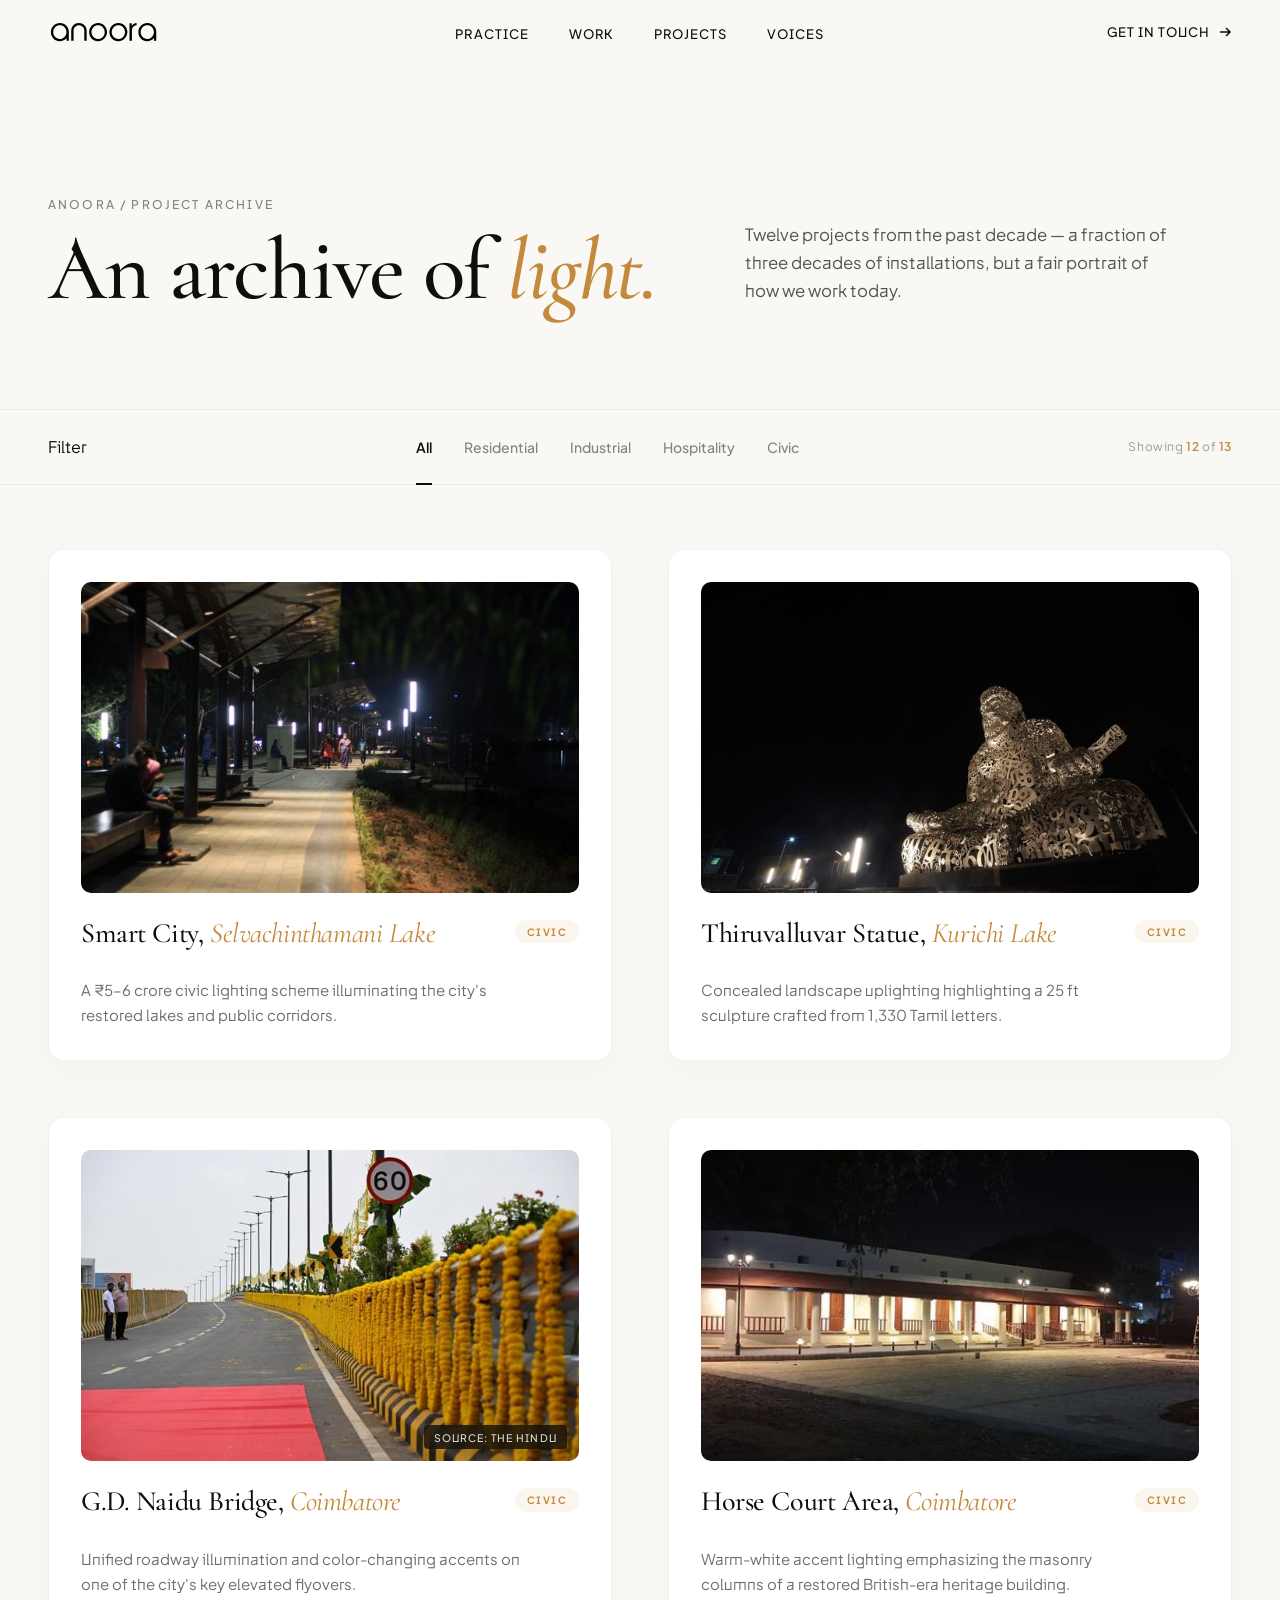
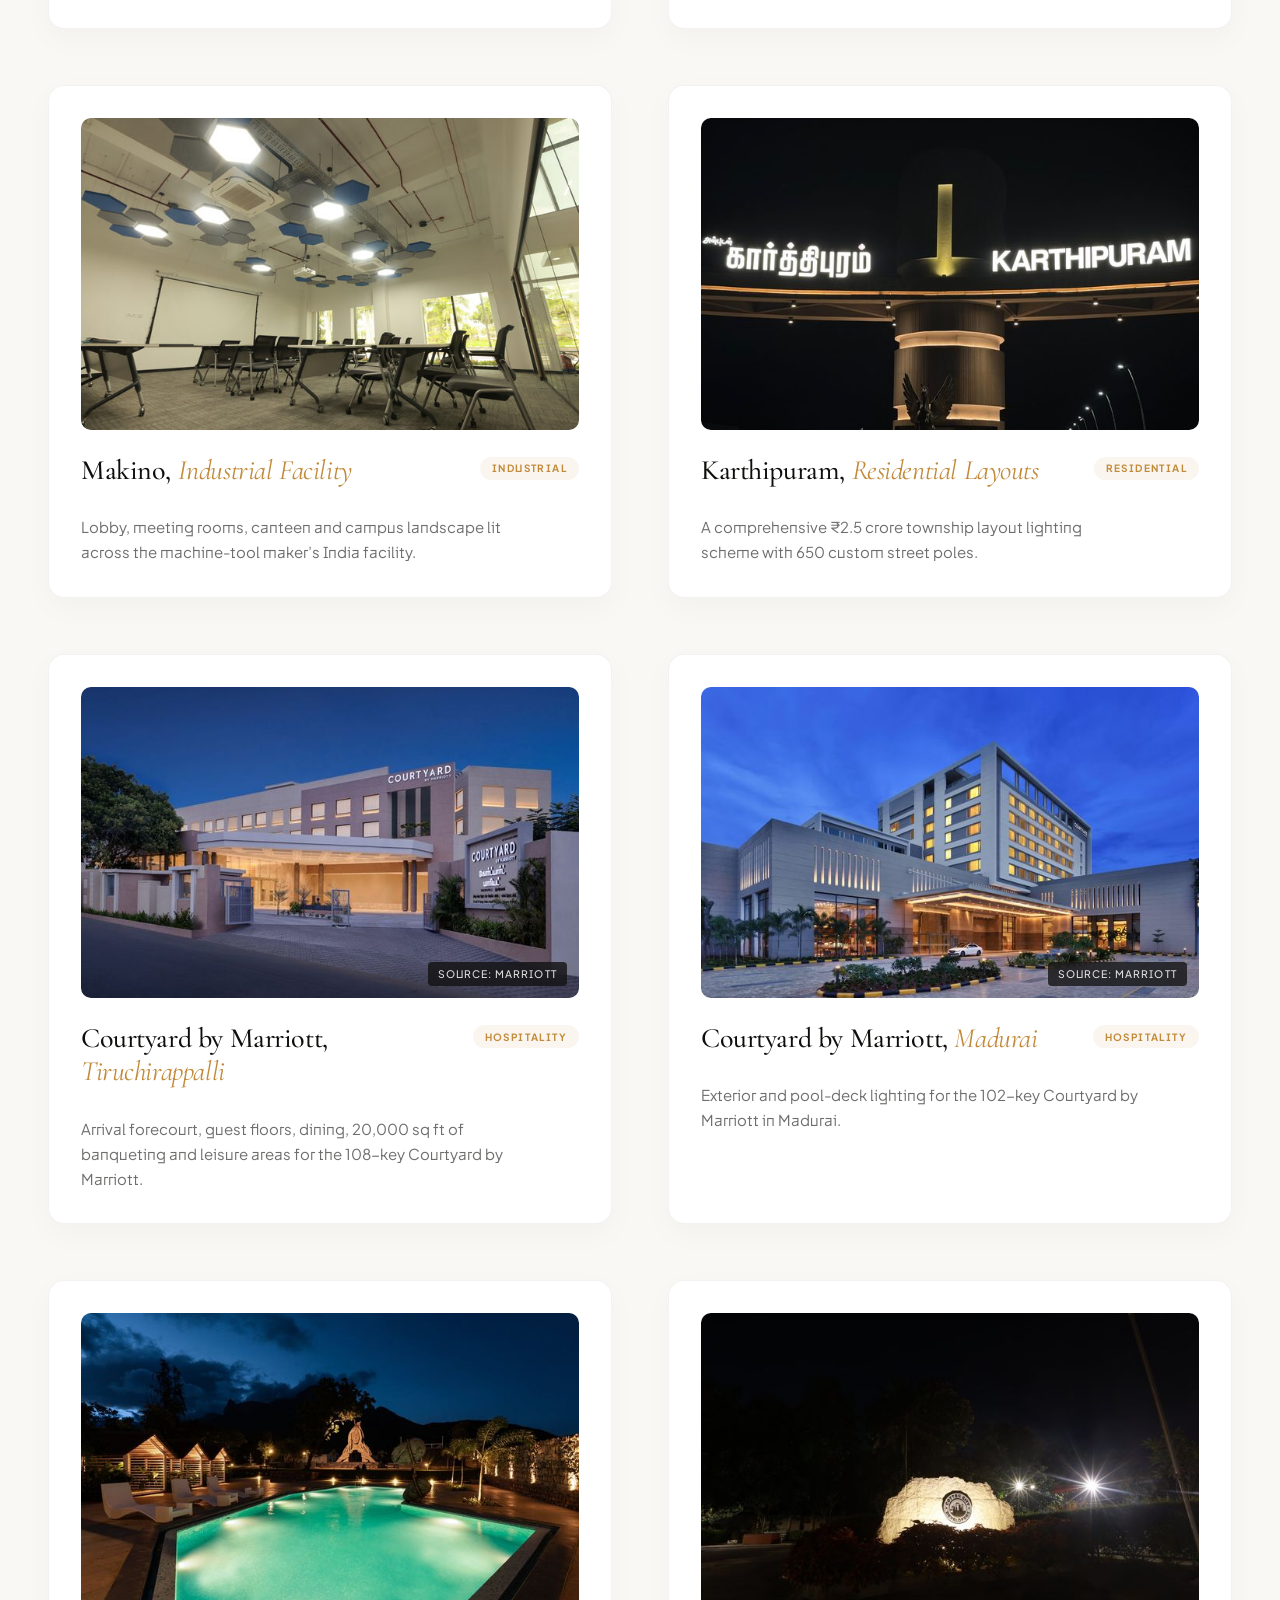
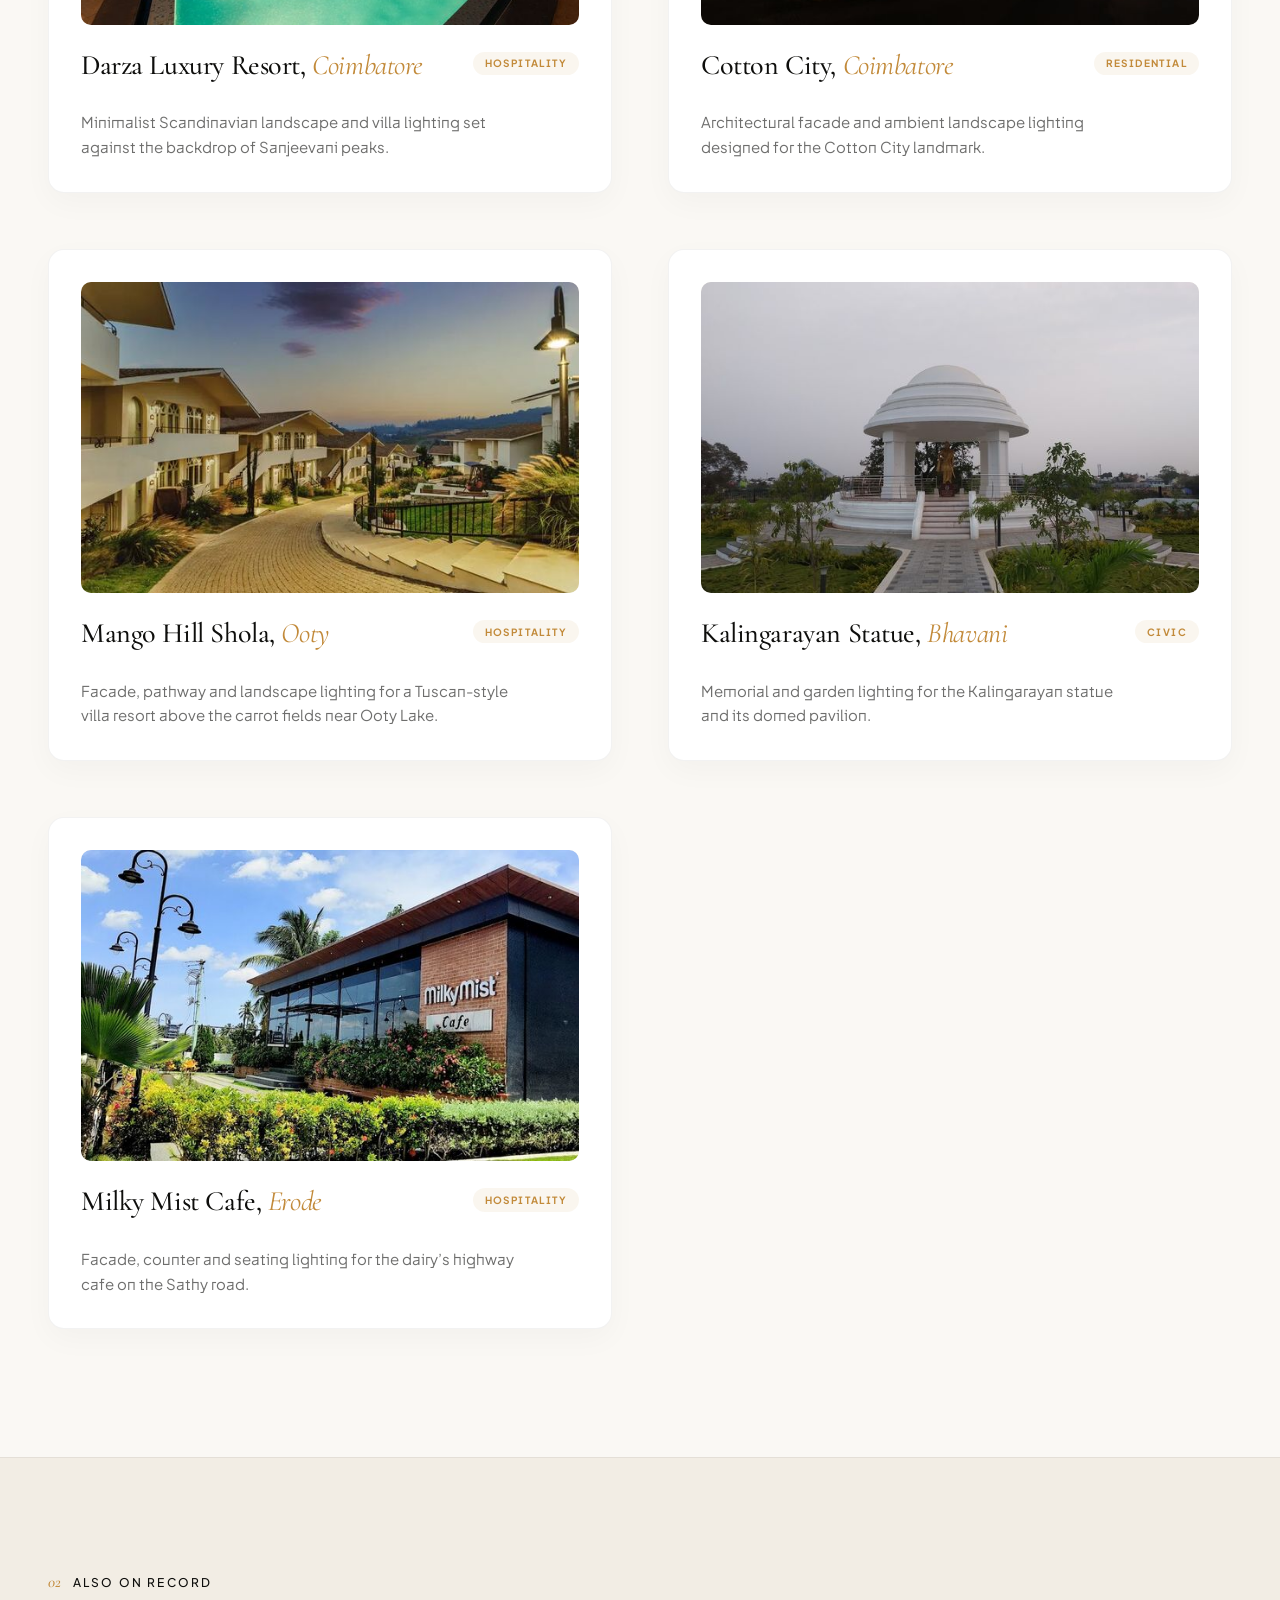
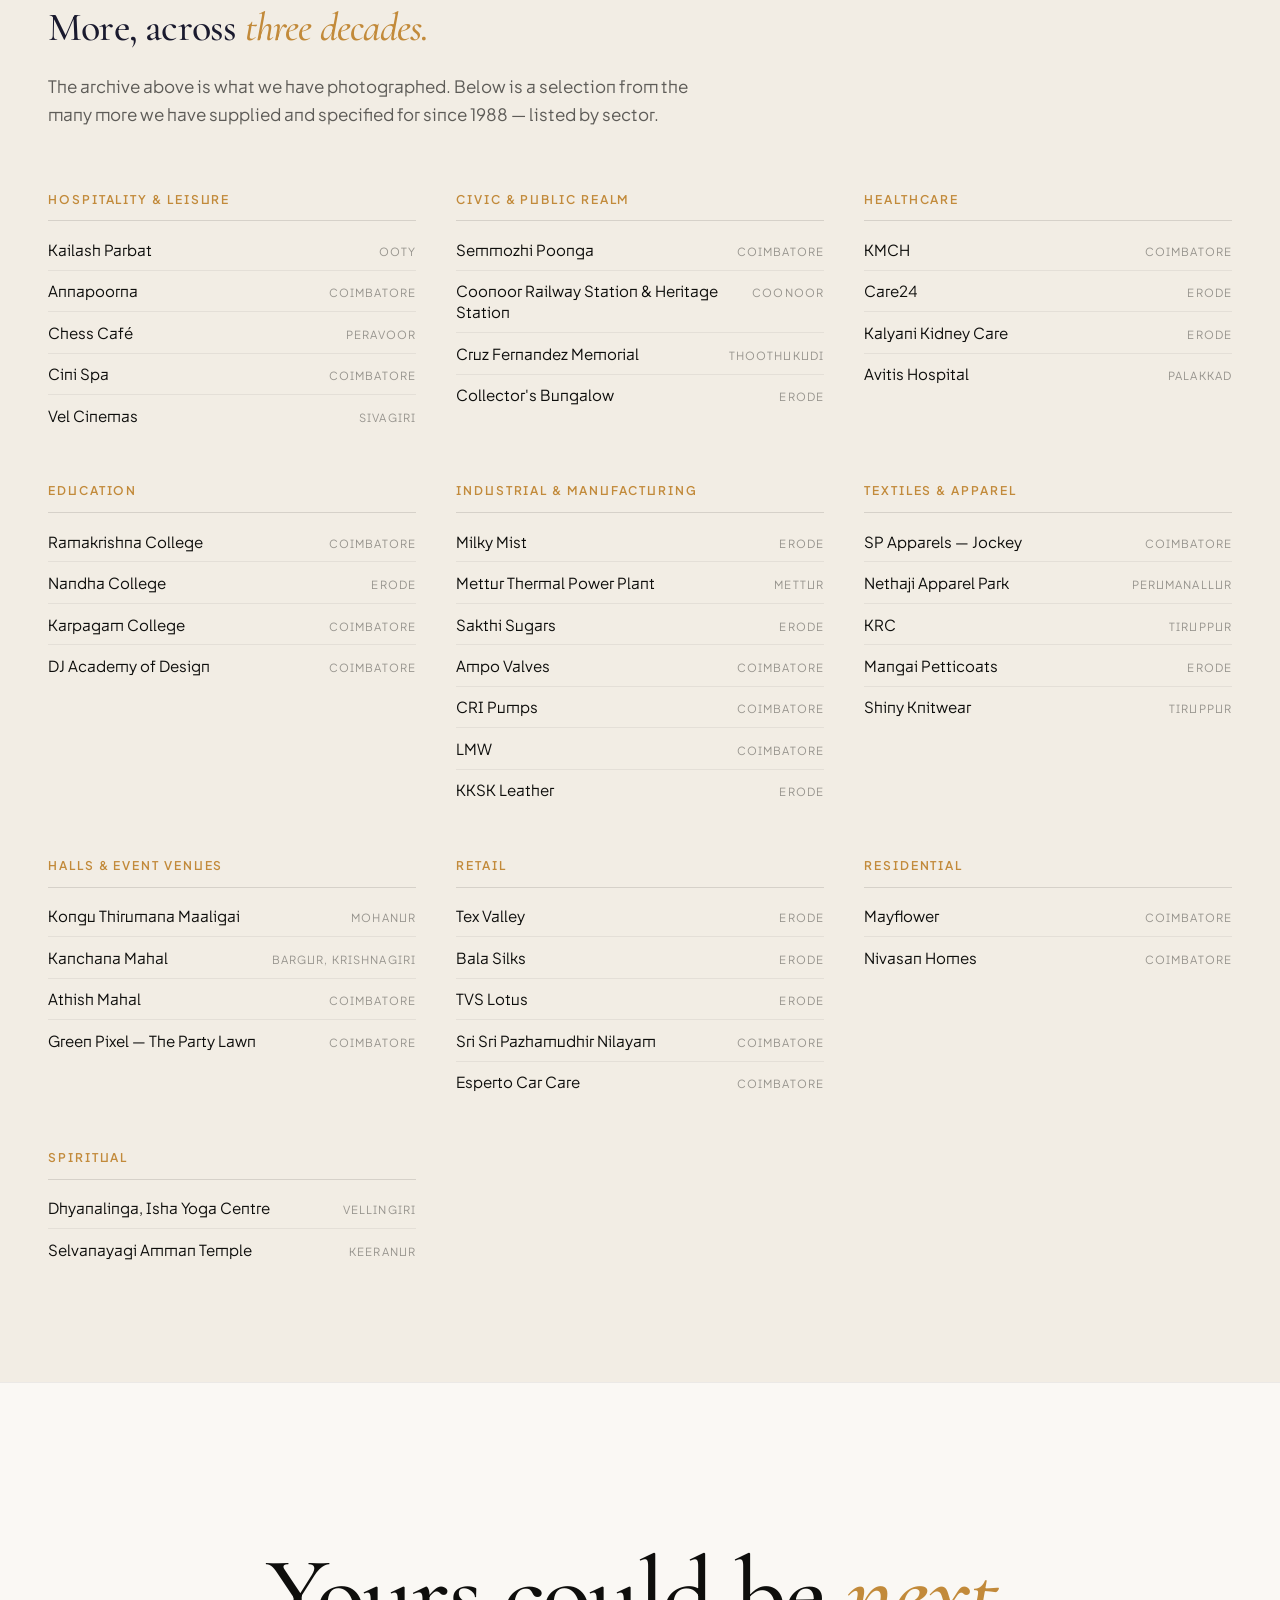
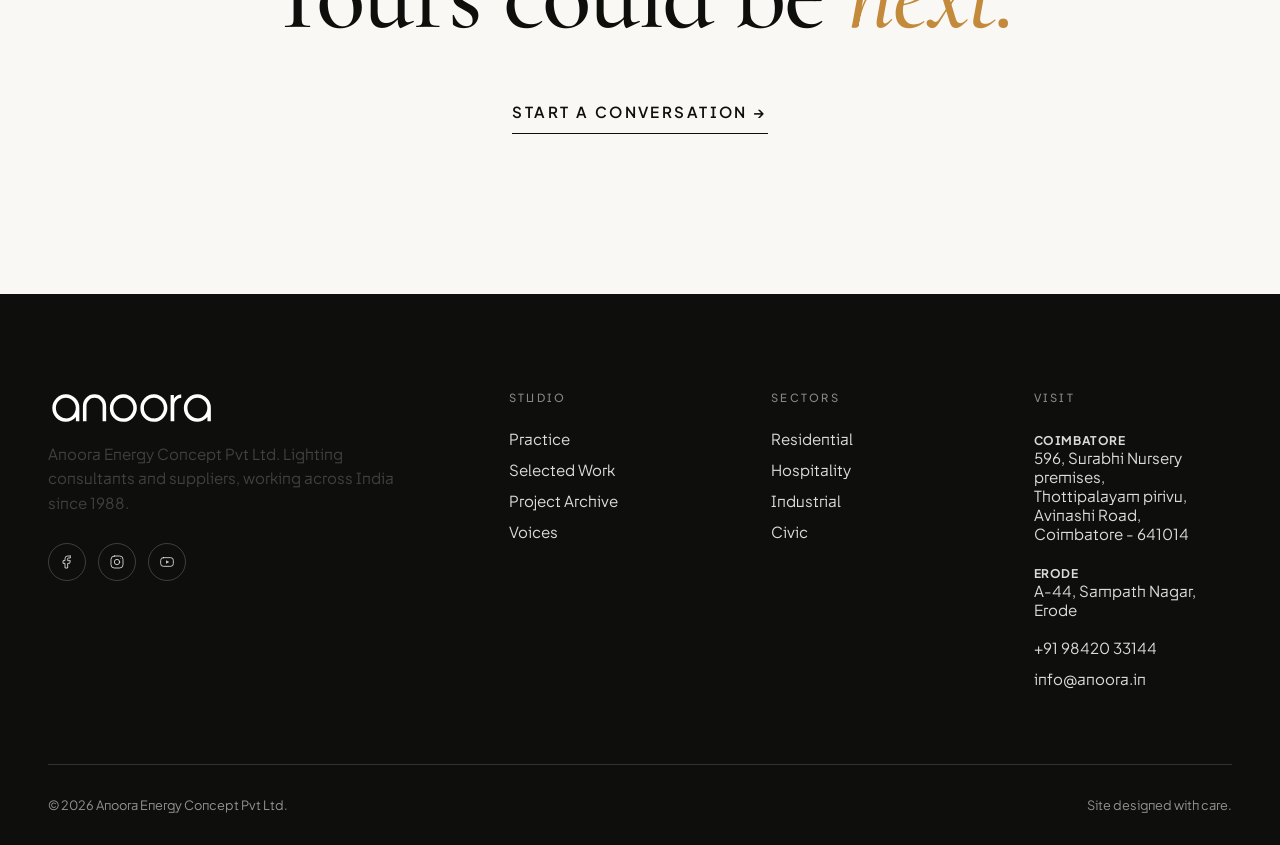
<file: projects.html>
<!DOCTYPE html>
<html lang="en">
<head>
  <meta charset="UTF-8">
  <meta name="viewport" content="width=device-width, initial-scale=1.0">
  <title>Projects Archive — Anoora</title>
  <link rel="preconnect" href="https://fonts.googleapis.com">
  <link rel="preconnect" href="https://fonts.gstatic.com" crossorigin>
  <link href="https://fonts.googleapis.com/css2?family=Cormorant+Garamond:ital,wght@0,400;0,500;0,600;1,400;1,500&family=Plus+Jakarta+Sans:wght@300;400;500;600;700;800&display=swap" rel="stylesheet">
  <link rel="stylesheet" href="colors_and_type.css">
  <link rel="stylesheet" href="styles.css">
</head>
<body>
  <!-- Nav -->
  <nav class="nav nav-always-dark" id="nav">
    <a href="index.html" class="nav-brand" aria-label="Anoora — Home">
      <img src="resources/anoora-wordmark.svg" alt="Anoora" style="height: 24px">
    </a>
    <ul class="nav-links" id="navLinks">
      <li><a href="index.html#practice">Practice</a></li>
      <li><a href="index.html#work">Work</a></li>
      <li><a href="projects.html" class="active">Projects</a></li>
      <li><a href="index.html#voices">Voices</a></li>
      <li class="nav-links-cta"><a href="contact.html">Get in Touch<svg viewBox="0 0 14 14" fill="none" stroke="currentColor" stroke-width="1.5" aria-hidden="true"><path d="M2 7h10M8 3l4 4-4 4"/></svg></a></li>
    </ul>
    <a href="contact.html" class="nav-cta">
      Get in Touch
      <svg viewBox="0 0 14 14" fill="none" stroke="currentColor" stroke-width="1.5"><path d="M2 7h10M8 3l4 4-4 4"/></svg>
    </a>
    <button class="nav-burger" id="navBurger" aria-label="Open menu" aria-expanded="false" aria-controls="navLinks">
      <span></span><span></span><span></span>
    </button>
  </nav>

  <!-- Archive Hero -->
  <section class="archive-hero">
    <div class="container">
      <div class="archive-hero-grid">
        <div class="archive-hero-left">
          <div class="eyebrow">Anoora / Project Archive</div>
          <h1>An archive of <em>light.</em></h1>
        </div>
        <div class="archive-hero-right">
          <p>Twelve projects from the past decade — a fraction of three decades of installations, but a fair portrait of how we work today.</p>
        </div>
      </div>
    </div>
  </section>

  <!-- Filter bar + the grid it controls. Wrapped together so the sticky bar
       releases at the end of the archive instead of following the reader. -->
  <div class="archive-scope">
  <div class="filter-bar" id="filter-bar">
    <div class="container">
      <div class="filter-bar-inner">
        <span class="filter-label">Filter</span>
        <ul class="filter-categories">
          <li><button class="filter-btn active" data-filter="all">All</button></li>
          <li><button class="filter-btn" data-filter="residential">Residential</button></li>
          <li><button class="filter-btn" data-filter="industrial">Industrial</button></li>
          <li><button class="filter-btn" data-filter="hospitality">Hospitality</button></li>
          <li><button class="filter-btn" data-filter="civic">Civic</button></li>
        </ul>
        <span class="filter-counter">Showing <span id="showing-count">12</span> of <span id="total-count">12</span></span>
      </div>
    </div>
  </div>

  <!-- Archive Grid Section -->
  <section class="archive-grid-section">
    <div class="container">
      <div class="grid" id="project-grid">
        
        <!-- Project 1 (Civic) -->
        <article class="archive-card" data-category="civic">
          <div class="archive-card-img">
            <a href="project-detail.html?id=smart-city" style="display:block;width:100%;height:100%;">
              <img src="resources/rs/smart-city-1280.jpg" srcset="resources/rs/smart-city-640.jpg 640w, resources/rs/smart-city-1280.jpg 1280w" sizes="(max-width: 968px) 100vw, 33vw" alt="Smart City lighting at Selvachinthamani Lake" style="width:100%;height:100%;object-fit:cover;border-radius:8px;" loading="lazy" decoding="async">
            </a>
          </div>
          <div class="archive-card-header">
            <div class="archive-card-header-left">
              <h3><a href="project-detail.html?id=smart-city">Smart City, <em>Selvachinthamani Lake</em></a></h3>
            </div>
            <div class="archive-card-cat">Civic</div>
          </div>
          <p>A ₹5–6 crore civic lighting scheme illuminating the city's restored lakes and public corridors.</p>
        </article>

        <!-- Project 2 (Civic) -->
        <article class="archive-card" data-category="civic">
          <div class="archive-card-img">
            <a href="project-detail.html?id=thiruvalluvar-statue" style="display:block;width:100%;height:100%;">
              <img src="resources/rs/statue-2000.jpg" srcset="resources/rs/statue-640.jpg 640w, resources/rs/statue-1280.jpg 1280w, resources/rs/statue-2000.jpg 2000w" sizes="(max-width: 968px) 100vw, 33vw" alt="Thiruvalluvar Statue illuminated at Kurichi Lake" style="width:100%;height:100%;object-fit:cover;border-radius:8px;" loading="lazy" decoding="async">
            </a>
          </div>
          <div class="archive-card-header">
            <div class="archive-card-header-left">
              <h3><a href="project-detail.html?id=thiruvalluvar-statue">Thiruvalluvar Statue, <em>Kurichi Lake</em></a></h3>
            </div>
            <div class="archive-card-cat">Civic</div>
          </div>
          <p>Concealed landscape uplighting highlighting a 25 ft sculpture crafted from 1,330 Tamil letters.</p>
        </article>

        <!-- Project 3 (Civic) -->
        <article class="archive-card" data-category="civic">
          <div class="archive-card-img">
            <a href="project-detail.html?id=gd-naidu-bridge" style="display:block;width:100%;height:100%;position:relative;">
              <img src="resources/rs/gd-naidu-1-2000.jpg" srcset="resources/rs/gd-naidu-1-640.jpg 640w, resources/rs/gd-naidu-1-1280.jpg 1280w, resources/rs/gd-naidu-1-2000.jpg 2000w" sizes="(max-width: 968px) 100vw, 33vw" alt="G.D. Naidu Bridge illuminated at night" style="width:100%;height:100%;object-fit:cover;border-radius:8px;" loading="lazy" decoding="async">
              <span class="img-caption">Source: The Hindu</span>
            </a>
          </div>
          <div class="archive-card-header">
            <div class="archive-card-header-left">
              <h3><a href="project-detail.html?id=gd-naidu-bridge">G.D. Naidu Bridge, <em>Coimbatore</em></a></h3>
            </div>
            <div class="archive-card-cat">Civic</div>
          </div>
          <p>Unified roadway illumination and color-changing accents on one of the city's key elevated flyovers.</p>
        </article>

        <!-- Project 4 (Civic) -->
        <article class="archive-card" data-category="civic">
          <div class="archive-card-img">
            <a href="project-detail.html?id=horse-court" style="display:block;width:100%;height:100%;">
              <img src="resources/rs/horse-court-1237.jpg" srcset="resources/rs/horse-court-640.jpg 640w, resources/rs/horse-court-1237.jpg 1237w" sizes="(max-width: 968px) 100vw, 33vw" alt="Horse Court heritage building under accent lighting" style="width:100%;height:100%;object-fit:cover;border-radius:8px;" loading="lazy" decoding="async">
            </a>
          </div>
          <div class="archive-card-header">
            <div class="archive-card-header-left">
              <h3><a href="project-detail.html?id=horse-court">Horse Court Area, <em>Coimbatore</em></a></h3>
            </div>
            <div class="archive-card-cat">Civic</div>
          </div>
          <p>Warm-white accent lighting emphasizing the masonry columns of a restored British-era heritage building.</p>
        </article>

        <!-- Project 5 (Industrial) -->
        <article class="archive-card" data-category="industrial">
          <div class="archive-card-img">
            <a href="project-detail.html?id=makino" style="display:block;width:100%;height:100%;">
              <img src="resources/rs/makino-1-1280.jpg" srcset="resources/rs/makino-1-640.jpg 640w, resources/rs/makino-1-1280.jpg 1280w" sizes="(max-width: 968px) 100vw, 33vw" alt="Makino meeting room with recessed downlights and acoustic ceiling baffles" style="width:100%;height:100%;object-fit:cover;border-radius:8px;" loading="lazy" decoding="async">
            </a>
          </div>
          <div class="archive-card-header">
            <div class="archive-card-header-left">
              <h3><a href="project-detail.html?id=makino">Makino, <em>Industrial Facility</em></a></h3>
            </div>
            <div class="archive-card-cat">Industrial</div>
          </div>
          <p>Lobby, meeting rooms, canteen and campus landscape lit across the machine-tool maker’s India facility.</p>
        </article>

        <!-- Project 6 (Residential) -->
        <article class="archive-card" data-category="residential">
          <div class="archive-card-img">
            <a href="project-detail.html?id=karthipuram" style="display:block;width:100%;height:100%;">
              <img src="resources/rs/karthipuram-gate-1280.jpg" srcset="resources/rs/karthipuram-gate-640.jpg 640w, resources/rs/karthipuram-gate-1280.jpg 1280w, resources/rs/karthipuram-gate-2000.jpg 2000w" sizes="(max-width: 968px) 100vw, 33vw" alt="Karthipuram township entrance gateway lit at night, with the avenue of street poles beyond" style="width:100%;height:100%;object-fit:cover;border-radius:8px;" loading="lazy" decoding="async">
            </a>
          </div>
          <div class="archive-card-header">
            <div class="archive-card-header-left">
              <h3><a href="project-detail.html?id=karthipuram">Karthipuram, <em>Residential Layouts</em></a></h3>
            </div>
            <div class="archive-card-cat">Residential</div>
          </div>
          <p>A comprehensive ₹2.5 crore township layout lighting scheme with 650 custom street poles.</p>
        </article>

        <!-- Project 7 (Hospitality) -->
        <article class="archive-card" data-category="hospitality">
          <div class="archive-card-img">
            <a href="project-detail.html?id=marriott-trichy" style="display:block;width:100%;height:100%;position:relative;">
              <img src="resources/rs/marriott-trichy-facade-1280.jpg" srcset="resources/rs/marriott-trichy-facade-640.jpg 640w, resources/rs/marriott-trichy-facade-1280.jpg 1280w" sizes="(max-width: 968px) 100vw, 33vw" alt="Courtyard by Marriott Tiruchirappalli facade lit at dusk" style="width:100%;height:100%;object-fit:cover;border-radius:8px;" loading="lazy" decoding="async">
              <span class="img-caption">Source: Marriott</span>
            </a>
          </div>
          <div class="archive-card-header">
            <div class="archive-card-header-left">
              <h3><a href="project-detail.html?id=marriott-trichy">Courtyard by Marriott, <em>Tiruchirappalli</em></a></h3>
            </div>
            <div class="archive-card-cat">Hospitality</div>
          </div>
          <p>Arrival forecourt, guest floors, dining, 20,000 sq ft of banqueting and leisure areas for the 108-key Courtyard by Marriott.</p>
        </article>

        <!-- Project 8 (Hospitality) -->
        <article class="archive-card" data-category="hospitality">
          <div class="archive-card-img">
            <a href="project-detail.html?id=marriott-madurai" style="display:block;width:100%;height:100%;position:relative;">
              <img src="resources/rs/marriott-madurai-exterior-1280.jpg" srcset="resources/rs/marriott-madurai-exterior-640.jpg 640w, resources/rs/marriott-madurai-exterior-1280.jpg 1280w" sizes="(max-width: 968px) 100vw, 33vw" alt="Courtyard by Marriott Madurai exterior at dusk" style="width:100%;height:100%;object-fit:cover;border-radius:8px;" loading="lazy" decoding="async">
              <span class="img-caption">Source: Marriott</span>
            </a>
          </div>
          <div class="archive-card-header">
            <div class="archive-card-header-left">
              <h3><a href="project-detail.html?id=marriott-madurai">Courtyard by Marriott, <em>Madurai</em></a></h3>
            </div>
            <div class="archive-card-cat">Hospitality</div>
          </div>
          <p>Exterior and pool-deck lighting for the 102-key Courtyard by Marriott in Madurai.</p>
        </article>

        <!-- Project 9 (Hospitality) -->
        <article class="archive-card" data-category="hospitality">
          <div class="archive-card-img">
            <a href="project-detail.html?id=darza-resort" style="display:block;width:100%;height:100%;">
              <img src="resources/rs/darza-3-2000.jpg" srcset="resources/rs/darza-3-640.jpg 640w, resources/rs/darza-3-1280.jpg 1280w, resources/rs/darza-3-2000.jpg 2000w" sizes="(max-width: 968px) 100vw, 33vw" alt="Aquamarine pool lit at night at Darza Luxury Resort, with the Sanjeevani peaks behind" style="width:100%;height:100%;object-fit:cover;border-radius:8px;" loading="lazy" decoding="async">
            </a>
          </div>
          <div class="archive-card-header">
            <div class="archive-card-header-left">
              <h3><a href="project-detail.html?id=darza-resort">Darza Luxury Resort, <em>Coimbatore</em></a></h3>
            </div>
            <div class="archive-card-cat">Hospitality</div>
          </div>
          <p>Minimalist Scandinavian landscape and villa lighting set against the backdrop of Sanjeevani peaks.</p>
        </article>

        <!-- Project 10 (Residential) -->
        <article class="archive-card" data-category="residential">
          <div class="archive-card-img">
            <a href="project-detail.html?id=cotton-city" style="display:block;width:100%;height:100%;">
              <img src="resources/rs/cotton-9254-2000.jpg" srcset="resources/rs/cotton-9254-640.jpg 640w, resources/rs/cotton-9254-1280.jpg 1280w, resources/rs/cotton-9254-2000.jpg 2000w" sizes="(max-width: 968px) 100vw, 33vw" alt="Cotton City project lighting" style="width:100%;height:100%;object-fit:cover;border-radius:8px;" loading="lazy" decoding="async">
            </a>
          </div>
          <div class="archive-card-header">
            <div class="archive-card-header-left">
              <h3><a href="project-detail.html?id=cotton-city">Cotton City, <em>Coimbatore</em></a></h3>
            </div>
            <div class="archive-card-cat">Residential</div>
          </div>
          <p>Architectural facade and ambient landscape lighting designed for the Cotton City landmark.</p>
        </article>

        <!-- Project 11 (Hospitality) -->
        <article class="archive-card" data-category="hospitality">
          <div class="archive-card-img">
            <a href="project-detail.html?id=mango-hill-ooty" style="display:block;width:100%;height:100%;">
              <img src="resources/rs/mango-hill-facade-7-900.jpg" srcset="resources/rs/mango-hill-facade-7-640.jpg 640w, resources/rs/mango-hill-facade-7-900.jpg 900w" sizes="(max-width: 968px) 100vw, 33vw" alt="Mango Hill Shola resort pathway and villa facade lighting at dusk, Ooty" style="width:100%;height:100%;object-fit:cover;border-radius:8px;" loading="lazy" decoding="async">
            </a>
          </div>
          <div class="archive-card-header">
            <div class="archive-card-header-left">
              <h3><a href="project-detail.html?id=mango-hill-ooty">Mango Hill Shola, <em>Ooty</em></a></h3>
            </div>
            <div class="archive-card-cat">Hospitality</div>
          </div>
          <p>Facade, pathway and landscape lighting for a Tuscan-style villa resort above the carrot fields near Ooty Lake.</p>
        </article>

        <!-- Project 12 (Civic) -->
        <article class="archive-card" data-category="civic">
          <div class="archive-card-img">
            <a href="project-detail.html?id=kalingarayan-bhavani" style="display:block;width:100%;height:100%;">
              <img src="resources/rs/kalingarayan-1280.jpg" srcset="resources/rs/kalingarayan-640.jpg 640w, resources/rs/kalingarayan-1280.jpg 1280w" sizes="(max-width: 968px) 100vw, 33vw" alt="Kalingarayan statue and domed pavilion with landscape lighting, Bhavani" style="width:100%;height:100%;object-fit:cover;border-radius:8px;" loading="lazy" decoding="async">
            </a>
          </div>
          <div class="archive-card-header">
            <div class="archive-card-header-left">
              <h3><a href="project-detail.html?id=kalingarayan-bhavani">Kalingarayan Statue, <em>Bhavani</em></a></h3>
            </div>
            <div class="archive-card-cat">Civic</div>
          </div>
          <p>Memorial and garden lighting for the Kalingarayan statue and its domed pavilion.</p>
        </article>

        <!-- Project 13 (Hospitality) -->
        <article class="archive-card" data-category="hospitality">
          <div class="archive-card-img">
            <a href="project-detail.html?id=milky-mist-cafe" style="display:block;width:100%;height:100%;">
              <img src="resources/rs/milky-mist-1-1280.jpg" srcset="resources/rs/milky-mist-1-640.jpg 640w, resources/rs/milky-mist-1-1280.jpg 1280w" sizes="(max-width: 968px) 100vw, 33vw" alt="Milky Mist Cafe brick and glazed facade with landscaped forecourt, Sathy highway, Erode" style="width:100%;height:100%;object-fit:cover;border-radius:8px;" loading="lazy" decoding="async">
            </a>
          </div>
          <div class="archive-card-header">
            <div class="archive-card-header-left">
              <h3><a href="project-detail.html?id=milky-mist-cafe">Milky Mist Cafe, <em>Erode</em></a></h3>
            </div>
            <div class="archive-card-cat">Hospitality</div>
          </div>
          <p>Facade, counter and seating lighting for the dairy’s highway cafe on the Sathy road.</p>
        </article>

      </div>
    </div>
  </section>
  </div>

  <!-- Wider project register (text only) -->
  <section class="register-section">
    <div class="container">
      <div class="register-head">
        <div class="eyebrow"><span class="num">02</span><span>Also on Record</span></div>
        <h2 class="display-h">More, across <em>three decades.</em></h2>
        <p>The archive above is what we have photographed. Below is a selection from the many
           more we have supplied and specified for since 1988 — listed by sector.</p>
      </div>
      <div class="register-grid">
      <div class="register-group">
        <h3>Hospitality & Leisure</h3>
        <ul>
          <li><span class="reg-name">Kailash Parbat</span><span class="reg-place">Ooty</span></li>
          <li><span class="reg-name">Annapoorna</span><span class="reg-place">Coimbatore</span></li>
          <li><span class="reg-name">Chess Café</span><span class="reg-place">Peravoor</span></li>
          <li><span class="reg-name">Cini Spa</span><span class="reg-place">Coimbatore</span></li>
          <li><span class="reg-name">Vel Cinemas</span><span class="reg-place">Sivagiri</span></li>
        </ul>
      </div>
      <div class="register-group">
        <h3>Civic &amp; Public Realm</h3>
        <ul>
          <li><span class="reg-name">Semmozhi Poonga</span><span class="reg-place">Coimbatore</span></li>
          <li><span class="reg-name">Coonoor Railway Station &amp; Heritage Station</span><span class="reg-place">Coonoor</span></li>
          <li><span class="reg-name">Cruz Fernandez Memorial</span><span class="reg-place">Thoothukudi</span></li>
          <li><span class="reg-name">Collector's Bungalow</span><span class="reg-place">Erode</span></li>
        </ul>
      </div>
      <div class="register-group">
        <h3>Healthcare</h3>
        <ul>
          <li><span class="reg-name">KMCH</span><span class="reg-place">Coimbatore</span></li>
          <li><span class="reg-name">Care24</span><span class="reg-place">Erode</span></li>
          <li><span class="reg-name">Kalyani Kidney Care</span><span class="reg-place">Erode</span></li>
          <li><span class="reg-name">Avitis Hospital</span><span class="reg-place">Palakkad</span></li>
        </ul>
      </div>
      <div class="register-group">
        <h3>Education</h3>
        <ul>
          <li><span class="reg-name">Ramakrishna College</span><span class="reg-place">Coimbatore</span></li>
          <li><span class="reg-name">Nandha College</span><span class="reg-place">Erode</span></li>
          <li><span class="reg-name">Karpagam College</span><span class="reg-place">Coimbatore</span></li>
          <li><span class="reg-name">DJ Academy of Design</span><span class="reg-place">Coimbatore</span></li>
        </ul>
      </div>
      <div class="register-group">
        <h3>Industrial &amp; Manufacturing</h3>
        <ul>
          <li><span class="reg-name">Milky Mist</span><span class="reg-place">Erode</span></li>
          <li><span class="reg-name">Mettur Thermal Power Plant</span><span class="reg-place">Mettur</span></li>
          <li><span class="reg-name">Sakthi Sugars</span><span class="reg-place">Erode</span></li>
          <li><span class="reg-name">Ampo Valves</span><span class="reg-place">Coimbatore</span></li>
          <li><span class="reg-name">CRI Pumps</span><span class="reg-place">Coimbatore</span></li>
          <li><span class="reg-name">LMW</span><span class="reg-place">Coimbatore</span></li>
          <li><span class="reg-name">KKSK Leather</span><span class="reg-place">Erode</span></li>
        </ul>
      </div>
      <div class="register-group">
        <h3>Textiles &amp; Apparel</h3>
        <ul>
          <li><span class="reg-name">SP Apparels — Jockey</span><span class="reg-place">Coimbatore</span></li>
          <li><span class="reg-name">Nethaji Apparel Park</span><span class="reg-place">Perumanallur</span></li>
          <li><span class="reg-name">KRC</span><span class="reg-place">Tiruppur</span></li>
          <li><span class="reg-name">Mangai Petticoats</span><span class="reg-place">Erode</span></li>
          <li><span class="reg-name">Shiny Knitwear</span><span class="reg-place">Tiruppur</span></li>
        </ul>
      </div>
      <div class="register-group">
        <h3>Halls &amp; Event Venues</h3>
        <ul>
          <li><span class="reg-name">Kongu Thirumana Maaligai</span><span class="reg-place">Mohanur</span></li>
          <li><span class="reg-name">Kanchana Mahal</span><span class="reg-place">Bargur, Krishnagiri</span></li>
          <li><span class="reg-name">Athish Mahal</span><span class="reg-place">Coimbatore</span></li>
          <li><span class="reg-name">Green Pixel — The Party Lawn</span><span class="reg-place">Coimbatore</span></li>
        </ul>
      </div>
      <div class="register-group">
        <h3>Retail</h3>
        <ul>
          <li><span class="reg-name">Tex Valley</span><span class="reg-place">Erode</span></li>
          <li><span class="reg-name">Bala Silks</span><span class="reg-place">Erode</span></li>
          <li><span class="reg-name">TVS Lotus</span><span class="reg-place">Erode</span></li>
          <li><span class="reg-name">Sri Sri Pazhamudhir Nilayam</span><span class="reg-place">Coimbatore</span></li>
          <li><span class="reg-name">Esperto Car Care</span><span class="reg-place">Coimbatore</span></li>
        </ul>
      </div>
      <div class="register-group">
        <h3>Residential</h3>
        <ul>
          <li><span class="reg-name">Mayflower</span><span class="reg-place">Coimbatore</span></li>
          <li><span class="reg-name">Nivasan Homes</span><span class="reg-place">Coimbatore</span></li>
        </ul>
      </div>
      <div class="register-group">
        <h3>Spiritual</h3>
        <ul>
          <li><span class="reg-name">Dhyanalinga, Isha Yoga Centre</span><span class="reg-place">Vellingiri</span></li>
          <li><span class="reg-name">Selvanayagi Amman Temple</span><span class="reg-place">Keeranur</span></li>
        </ul>
      </div>
      </div>
    </div>
  </section>

  <!-- Bottom CTA -->
  <section class="archive-cta">
    <div class="container">
      <h2>Yours could be <em>next.</em></h2>
      <a href="contact.html" class="arrow-link">Start a Conversation →</a>
    </div>
  </section>

  <!-- Footer -->
  <footer>
    <div class="container">
      <div class="footer-top">
        <div class="footer-brand">
          <img src="resources/anoora-wordmark.svg" alt="Anoora" style="height: 36px; margin-bottom: 1rem;">
          <p>Anoora Energy Concept Pvt Ltd. Lighting consultants and suppliers, working across India since 1988.</p>
          <div class="footer-social">
            <a href="https://www.facebook.com/p/Anoora-Lighting-Solutions-61585017059623/" target="_blank" rel="noopener noreferrer" aria-label="Anoora on Facebook">
              <svg viewBox="0 0 24 24" fill="none" stroke="currentColor" stroke-width="1.5" stroke-linecap="round" stroke-linejoin="round"><path d="M15 3h-2a4 4 0 0 0-4 4v3H6v4h3v7h4v-7h3l1-4h-4V7a1 1 0 0 1 1-1h3V3z"/></svg>
            </a>
            <a href="https://www.instagram.com/anoora_lighting_solutions/" target="_blank" rel="noopener noreferrer" aria-label="Anoora on Instagram">
              <svg viewBox="0 0 24 24" fill="none" stroke="currentColor" stroke-width="1.5" stroke-linecap="round" stroke-linejoin="round"><rect x="3" y="3" width="18" height="18" rx="5"/><circle cx="12" cy="12" r="4"/><circle cx="17.3" cy="6.7" r="0.6" fill="currentColor" stroke="none"/></svg>
            </a>
            <a href="https://www.youtube.com/@anooralighting" target="_blank" rel="noopener noreferrer" aria-label="Anoora on YouTube">
              <svg viewBox="0 0 24 24" fill="none" stroke="currentColor" stroke-width="1.5" stroke-linecap="round" stroke-linejoin="round"><rect x="2.5" y="5.5" width="19" height="13" rx="4"/><path d="M10.5 9.2v5.6l5-2.8-5-2.8z" fill="currentColor" stroke="none"/></svg>
            </a>
          </div>
        </div>
        <nav class="footer-col" aria-label="Studio">
          <h4>Studio</h4>
          <ul>
            <li><a href="index.html#practice">Practice</a></li>
            <li><a href="index.html#work">Selected Work</a></li>
            <li><a href="projects.html">Project Archive</a></li>
            <li><a href="index.html#voices">Voices</a></li>
          </ul>
        </nav>
        <nav class="footer-col" aria-label="Sectors">
          <h4>Sectors</h4>
          <ul>
            <li><a href="projects.html?filter=residential">Residential</a></li>
            <li><a href="projects.html?filter=hospitality">Hospitality</a></li>
            <li><a href="projects.html?filter=industrial">Industrial</a></li>
            <li><a href="projects.html?filter=civic">Civic</a></li>
          </ul>
        </nav>
        <div class="footer-col">
          <h4>Visit</h4>
          <address style="font-style: normal;">
            <strong style="color: var(--fg); font-size: 0.75rem; letter-spacing: 0.05em; text-transform: uppercase;">Coimbatore</strong><br>
            596, Surabhi Nursery premises,<br>Thottipalayam pirivu, Avinashi Road,<br>Coimbatore - 641014<br><br>
            <strong style="color: var(--fg); font-size: 0.75rem; letter-spacing: 0.05em; text-transform: uppercase;">Erode</strong><br>
            A-44, Sampath Nagar, Erode<br><br>
            <a href="tel:+919842033144" style="display: block;">+91 98420 33144</a>
            <a href="mailto:info@anoora.in" style="display: block;">info@anoora.in</a>
          </address>
        </div>
      </div>
      <div class="footer-bottom">
        <span>© 2026 Anoora Energy Concept Pvt Ltd.</span>
        <span>Site designed with care.</span>
      </div>
    </div>
  </footer>

  <script src="nav.js" defer></script>

  <!-- Dynamic Filter Script -->
  <script>
    document.addEventListener('DOMContentLoaded', () => {
      // Dynamic Filtering Logic
      const filterBtns = document.querySelectorAll('.filter-btn');
      const cards = document.querySelectorAll('.archive-card');
      const countEl = document.getElementById('showing-count');
      const totalEl = document.getElementById('total-count');
      if (totalEl) totalEl.textContent = cards.length;

      const applyFilter = (filterVal) => {
        let visibleCount = 0;

        filterBtns.forEach(b => {
          b.classList.toggle('active', b.getAttribute('data-filter') === filterVal);
        });

        cards.forEach(card => {
          const cardCat = card.getAttribute('data-category');
          
          if (filterVal === 'all' || cardCat === filterVal) {
            card.style.display = '';
            requestAnimationFrame(() => {
              card.style.opacity = '1';
              card.style.transform = 'translateY(0)';
            });
            visibleCount++;
          } else {
            card.style.opacity = '0';
            card.style.transform = 'translateY(15px)';
            setTimeout(() => { card.style.display = 'none'; }, 350);
          }
        });

        countEl.textContent = visibleCount;
      };

      filterBtns.forEach(btn => {
        btn.addEventListener('click', (e) => {
          e.preventDefault();
          const filterVal = btn.getAttribute('data-filter');
          applyFilter(filterVal);
        });
      });

      // Check URL query parameter for filter
      const urlFilter = new URLSearchParams(window.location.search).get('filter');
      if (urlFilter) {
        applyFilter(urlFilter.toLowerCase());
      }

      // The category row scrolls sideways on narrow screens. Drop the edge
      // fade once there's nothing left to scroll to.
      const cats = document.querySelector('.filter-categories');
      if (cats) {
        const syncFade = () => {
          const atEnd = cats.scrollLeft + cats.clientWidth >= cats.scrollWidth - 2;
          cats.classList.toggle('at-end', atEnd);
        };
        cats.addEventListener('scroll', syncFade, { passive: true });
        window.addEventListener('resize', syncFade);
        syncFade();

        // Keep the selected category in view when a filter is applied by URL.
        const active = cats.querySelector('.filter-btn.active');
        if (active) active.scrollIntoView({ inline: 'center', block: 'nearest' });
      }
    });
  </script>
</body>
</html>
</file>
<file: colors_and_type.css>
/* Anoora Design System - Colors & Typography */

:root {
  /* ===== PRIMARY BRAND COLORS ===== */
  --color-primary: #6B5B4B;           /* Muted taupe brown for buttons */
  --color-primary-light: #7A6958;     /* Lighter taupe for hover */
  --color-primary-dark: #5C4E42;      /* Darker taupe for active */

  --color-accent: #D64545;

  /* ===== BRAND ACCENT (Original gold - use for highlights only) ===== */
  --color-brand-gold: #F49C3C;
  --color-brand-gold-dark: #E08A2A;

  /* ===== NEUTRALS (Simplified) ===== */
  --color-white: #FFFFFF;
  --color-black: #000000;

  --color-gray-100: #F5F5F5;
  --color-gray-200: #EFEFEF;
  --color-gray-400: #BDBDBD;
  --color-gray-600: #666666;
  --color-gray-700: #404040;
  --color-gray-900: #1A1A2E;

  /* ===== SEMANTIC COLORS ===== */
  --color-success: #1F8A5B;
  --color-warning: #E5A712;
  --color-error: #C73E1D;
  --color-info: #2A6FDB;

  /* ===== TEXT COLORS ===== */
  --text-primary: #1A1A2E;
  --text-secondary: #404040;
  --text-tertiary: #999999;
  --text-disabled: #BDBDBD;
  --text-inverse: #FFFFFF;

  /* ===== BACKGROUNDS ===== */
  --bg-primary: #FFFFFF;
  --bg-secondary: #F5F5F5;
  --bg-tertiary: #EFEFEF;

  /* ===== BORDERS ===== */
  --border-color-light: #EFEFEF;
  --border-color-medium: #DCDCDC;
  --border-color-dark: #BDBDBD;
  --border-width-thin: 0.0625rem;  /* 1px */
  --border-width-medium: 0.125rem; /* 2px */
  --border-radius-sm: 0.25rem;     /* 4px */
  --border-radius-md: 0.5rem;      /* 8px */
  --border-radius-lg: 0.75rem;     /* 12px */
  --border-radius-xl: 1rem;        /* 16px */

  /* ===== SHADOWS ===== */
  --shadow-sm: 0 2px 8px rgba(0, 0, 0, 0.08);
  --shadow-md: 0 4px 16px rgba(0, 0, 0, 0.12);
  --shadow-lg: 0 12px 32px rgba(0, 0, 0, 0.16);
  --shadow-overlay: 0 20px 48px rgba(0, 0, 0, 0.2);

  /* ===== SPACING SCALE (0.5rem base = 8px) ===== */
  --space-xs: 0.25rem;     /* 4px */
  --space-sm: 0.5rem;      /* 8px */
  --space-md: 1rem;        /* 16px */
  --space-lg: 1.5rem;      /* 24px */
  --space-xl: 2rem;        /* 32px */
  --space-2xl: 2.5rem;     /* 40px */
  --space-3xl: 3rem;       /* 48px */
  --space-4xl: 3.5rem;     /* 56px */
  --space-5xl: 4rem;       /* 64px */
  --space-6xl: 5rem;       /* 80px */

  /* ===== TYPOGRAPHY - FONT FAMILIES ===== */
  --font-sans: "Plus Jakarta Sans", -apple-system, BlinkMacSystemFont, "Segoe UI", "Helvetica Neue", sans-serif;
  --font-serif: "Plus Jakarta Sans", "Georgia", serif;
  --font-mono: "IBM Plex Mono", "Courier New", monospace;

  /* ===== TYPOGRAPHY - SIZE SCALE (rem-based) ===== */
  --text-xs: 0.75rem;      /* 12px */
  --text-sm: 0.875rem;     /* 14px */
  --text-base: 1rem;       /* 16px */
  --text-lg: 1.25rem;      /* 20px */
  --text-xl: 1.5rem;       /* 24px */
  --text-2xl: 1.75rem;     /* 28px */
  --text-3xl: 2rem;        /* 32px */
  --text-4xl: 2.25rem;     /* 36px */
  --text-5xl: 2.5rem;      /* 40px */
  --text-6xl: 3rem;        /* 48px */
  --text-7xl: 3.5rem;      /* 56px */

  /* ===== TYPOGRAPHY - LINE HEIGHT ===== */
  --leading-tight: 1.2;
  --leading-snug: 1.375;
  --leading-normal: 1.5;
  --leading-relaxed: 1.625;
  --leading-loose: 1.875;

  /* ===== TYPOGRAPHY - FONT WEIGHT ===== */
  --font-light: 300;
  --font-normal: 400;
  --font-medium: 500;
  --font-semibold: 600;
  --font-bold: 700;
  --font-extrabold: 800;

  /* ===== TRANSITIONS ===== */
  --transition-fast: 150ms cubic-bezier(0.4, 0, 0.2, 1);
  --transition-base: 200ms cubic-bezier(0.4, 0, 0.2, 1);
  --transition-slow: 300ms cubic-bezier(0.4, 0, 0.2, 1);

  /* ===== Z-INDEX SCALE ===== */
  --z-base: 0;
  --z-dropdown: 10;
  --z-sticky: 20;
  --z-fixed: 30;
  --z-modal-backdrop: 40;
  --z-modal: 50;
  --z-tooltip: 100;
}

/* ===== SEMANTIC TYPE STYLES ===== */

/* Headings */
h1, h2, h3, h4, h5, h6 {
  margin: 0;
  color: var(--text-primary);
}

h1 {
  font-size: var(--text-6xl);
  font-weight: var(--font-bold);
  line-height: var(--leading-tight);
}

h2 {
  font-size: var(--text-5xl);
  font-weight: var(--font-bold);
  line-height: var(--leading-tight);
}

h3 {
  font-size: var(--text-3xl);
  font-weight: var(--font-bold);
  line-height: var(--leading-snug);
}

h4 {
  font-size: var(--text-2xl);
  font-weight: var(--font-semibold);
  line-height: var(--leading-snug);
}

h5 {
  font-size: var(--text-lg);
  font-weight: var(--font-semibold);
  line-height: var(--leading-normal);
}

h6 {
  font-size: var(--text-base);
  font-weight: var(--font-semibold);
  line-height: var(--leading-normal);
  color: var(--text-secondary);
}

/* Body Text */
p {
  font-size: var(--text-base);
  font-weight: var(--font-normal);
  line-height: var(--leading-relaxed);
  color: var(--text-secondary);
  margin: 0;
}

.text-sm {
  font-size: var(--text-sm);
  line-height: var(--leading-normal);
}

.text-xs {
  font-size: var(--text-xs);
  line-height: var(--leading-tight);
}

.text-lg {
  font-size: var(--text-lg);
  line-height: var(--leading-relaxed);
}

/* Text Variants */
.text-primary {
  color: var(--text-primary);
}

.text-secondary {
  color: var(--text-secondary);
}

.text-tertiary {
  color: var(--text-tertiary);
}

.text-disabled {
  color: var(--text-disabled);
}

.text-inverse {
  color: var(--text-inverse);
}

.text-bold {
  font-weight: var(--font-bold);
}

.text-semibold {
  font-weight: var(--font-semibold);
}

.text-medium {
  font-weight: var(--font-medium);
}

/* Links */
a {
  color: var(--color-primary);
  text-decoration: none;
  transition: color var(--transition-base);
}

a:hover {
  color: var(--color-primary-dark);
  text-decoration: underline;
}

a:active {
  color: var(--color-primary-dark);
}

/* Code */
code {
  font-family: var(--font-mono);
  font-size: 0.875em;
  background-color: var(--bg-tertiary);
  padding: 2px 6px;
  border-radius: var(--border-radius-sm);
  color: var(--color-accent);
}

pre {
  font-family: var(--font-mono);
  font-size: var(--text-sm);
  background-color: var(--color-gray-900);
  color: #E0E0E0;
  padding: var(--space-lg);
  border-radius: var(--border-radius-md);
  overflow-x: auto;
  line-height: var(--leading-relaxed);
}

/* ===== COMPONENT UTILITIES ===== */

.button-primary {
  background-color: var(--color-primary);
  color: var(--text-inverse);
  font-weight: var(--font-semibold);
  padding: 0.75rem 1.5rem;
  border: none;
  border-radius: var(--border-radius-md);
  cursor: pointer;
  transition: all var(--transition-base);
  min-height: 2.75rem;
  display: inline-flex;
  align-items: center;
  justify-content: center;
}

.button-primary:hover {
  background-color: var(--color-primary-light);
  box-shadow: var(--shadow-sm);
}

.button-primary:active {
  background-color: var(--color-primary-dark);
}

.button-secondary {
  background-color: var(--bg-primary);
  color: var(--text-primary);
  border: var(--border-width-thin) solid var(--border-color-dark);
  font-weight: var(--font-semibold);
  padding: 0.75rem 1.5rem;
  border-radius: var(--border-radius-md);
  cursor: pointer;
  transition: all var(--transition-base);
  min-height: 2.75rem;
  display: inline-flex;
  align-items: center;
  justify-content: center;
}

.button-secondary:hover {
  border-color: var(--color-primary);
  color: var(--color-primary);
}

.button-secondary:active {
  background-color: var(--bg-secondary);
}

.card {
  background-color: var(--bg-primary);
  border: var(--border-width-thin) solid var(--border-color-light);
  border-radius: var(--border-radius-lg);
  padding: var(--space-lg);
  box-shadow: var(--shadow-sm);
  transition: all var(--transition-base);
}

.card:hover {
  box-shadow: var(--shadow-md);
}

.input-field {
  width: 100%;
  padding: 0.75rem 1rem;
  font-size: var(--text-base);
  font-family: var(--font-sans);
  border: var(--border-width-thin) solid var(--border-color-medium);
  border-radius: var(--border-radius-md);
  transition: all var(--transition-base);
  color: var(--text-primary);
}

.input-field::placeholder {
  color: var(--text-tertiary);
}

.input-field:focus {
  outline: none;
  border-color: var(--color-primary);
  box-shadow: 0 0 0 0.1875rem rgba(244, 156, 60, 0.1);
}

.badge {
  display: inline-flex;
  align-items: center;
  padding: 0.25rem 0.75rem;
  border-radius: var(--border-radius-sm);
  font-size: var(--text-xs);
  font-weight: var(--font-semibold);
  background-color: var(--bg-secondary);
  color: var(--text-secondary);
}

.badge--success {
  background-color: rgba(31, 138, 91, 0.1);
  color: var(--color-success);
}

.badge--warning {
  background-color: rgba(229, 167, 18, 0.1);
  color: var(--color-warning);
}

.badge--error {
  background-color: rgba(199, 62, 29, 0.1);
  color: var(--color-error);
}

.badge--info {
  background-color: rgba(42, 111, 219, 0.1);
  color: var(--color-info);
}
</file>
<file: styles.css>
:root {
  /* Stronger than the built-in keywords, which lack punch at short durations. */
  --ease-out: cubic-bezier(0.23, 1, 0.32, 1);
  --ease-in-out: cubic-bezier(0.77, 0, 0.175, 1);

  --ink: #0E0E0C;
  --ink-soft: #1A1A18;
  --paper: #FAF8F4;
  --paper-warm: #F2EDE4;
  --rule: rgba(14, 14, 12, 0.12);
  --rule-soft: rgba(14, 14, 12, 0.06);
  --rule-inverse: rgba(255, 255, 255, 0.15);
  --gold: #C28A3A;
  --gold-soft: #D4A155;
  --font-display: "Cormorant Garamond", "Garamond", "Georgia", serif;
}

* { box-sizing: border-box; margin: 0; padding: 0; }

html { scroll-behavior: smooth; }

body {
  font-family: var(--font-sans);
  background-color: var(--paper);
  color: var(--ink);
  overflow-x: hidden;
  -webkit-font-smoothing: antialiased;
  font-feature-settings: "ss01", "cv11";
}

img { display: block; max-width: 100%; }

:focus-visible {
  outline: 2px solid var(--gold);
  outline-offset: 2px;
}

@media (prefers-reduced-motion: reduce) {
  /* Reduced motion means gentler, not none: the drawer still fades so the
     state change stays legible, but nothing translates and nothing cascades. */
  .nav-links, .nav.nav-open .nav-links {
    transition: opacity 150ms linear, visibility 0s !important;
    transform: none !important;
  }
  .nav-links li, .nav.nav-open .nav-links li {
    transform: none !important;
    transition-delay: 0ms !important;
    transition-duration: 120ms !important;
  }
  .nav-burger span { transition: opacity 120ms linear !important; }
  .nav-burger:active, .nav-links a:active, .filter-btn:active,
  .t-btn:active, .footer-social a:active, .submit:active,
  .archive-card:active { transform: none !important; }

  .marquee-track,
  .scroll-cue .line::after,
  .map-pin .dot {
    animation: none !important;
  }
  .reveal, .img-reveal, .hero-media img,
  .hero-meta, .hero-sub, .scroll-cue,
  .hero-headline h1 .word > span {
    animation-duration: 0.01ms !important;
    animation-delay: 0s !important;
    transition-duration: 0.15s !important;
    transition-delay: 0s !important;
    transform: none !important;
  }
}

/* ========= NAV ========= */
.nav {
  position: fixed;
  top: 0; left: 0; right: 0;
  padding: 1.25rem 3rem;
  display: grid;
  grid-template-columns: 1fr auto 1fr;
  align-items: center;
  z-index: 100;
  transition: padding 300ms var(--ease-out), background-color 300ms var(--ease-out),
              border-color 300ms var(--ease-out);
}

.nav.scrolled {
  background: rgba(250, 248, 244, 0.92);
  backdrop-filter: blur(20px);
  padding: 0.75rem 3rem;
  border-bottom: 1px solid var(--rule-soft);
}

.nav-brand {
  display: inline-flex;
  align-items: center;
  text-decoration: none;
  filter: invert(1) brightness(2);
  transition: filter 400ms cubic-bezier(0.4, 0, 0.2, 1);
}

.nav.scrolled .nav-brand { filter: none; }

.nav-brand img {
  height: 32px;
  width: auto;
  display: block;
}

.nav-links {
  display: flex;
  gap: 2.5rem;
  justify-self: center;
  list-style: none;
}

.nav-links a {
  font-size: 0.8125rem;
  font-weight: 500;
  letter-spacing: 0.08em;
  text-transform: uppercase;
  color: #fff;
  text-decoration: none;
  transition: opacity 200ms;
  position: relative;
}

.nav.scrolled .nav-links a { color: var(--ink); }

.nav-cta {
  justify-self: end;
  font-size: 0.8125rem;
  letter-spacing: 0.08em;
  text-transform: uppercase;
  font-weight: 500;
  color: #fff;
  text-decoration: none;
  display: inline-flex;
  align-items: center;
  gap: 0.5rem;
  transition: gap 200ms;
}

.nav.scrolled .nav-cta { color: var(--ink); }

.nav-cta svg { width: 14px; height: 14px; }

/* ========= MOBILE NAV (burger + drawer) ========= */
.nav-burger {
  display: none;
  justify-self: end;
  width: 44px;
  height: 44px;
  padding: 12px 10px;
  background: none;
  border: none;
  cursor: pointer;
  flex-direction: column;
  justify-content: space-between;
  z-index: 2;
}

.nav-burger span {
  display: block;
  height: 2px;
  width: 100%;
  background: #fff;
  border-radius: 2px;
  transition: transform 200ms var(--ease-out), opacity 150ms var(--ease-out),
              background-color 300ms var(--ease-out);
}

.nav.scrolled .nav-burger span,
.nav.nav-always-dark .nav-burger span { background: var(--ink); }

.nav-burger:active { transform: scale(0.92); }

/* Drawer is the paper colour in both themes, so the bars must go dark. */
.nav.nav-open .nav-burger span { background: var(--ink); }

/* Keep the wordmark legible on top of the open drawer. */
.nav.nav-open .nav-brand {
  position: relative;
  z-index: 2;
  filter: none;
}
.nav.nav-open .nav-burger span:nth-child(1) { transform: translateY(9px) rotate(45deg); }
.nav.nav-open .nav-burger span:nth-child(2) { opacity: 0; }
.nav.nav-open .nav-burger span:nth-child(3) { transform: translateY(-9px) rotate(-45deg); }

/* The in-drawer CTA duplicates .nav-cta, which is hidden on small screens. */
.nav-links-cta { display: none; }

body.nav-locked { overflow: hidden; }

@media (max-width: 968px) {
  .nav { grid-template-columns: auto 1fr auto; }
  .nav-cta { display: none; }
  .nav-burger { display: flex; }

  .nav-links {
    display: flex;
    position: fixed;
    /* Deliberately not `inset: 0`. Once .nav is scrolled it carries a
       backdrop-filter, which makes it the containing block for fixed
       descendants — `inset: 0` would then resolve against the header bar and
       crop the drawer to a strip at the top. The nav's padding box starts at
       the viewport origin and spans its full width, so anchoring to 0,0 with
       an explicit width/height is correct whichever box wins. */
    top: 0;
    left: 0;
    width: 100%;
    height: 100vh;
    height: 100dvh;
    /* .nav-links carries justify-self: center for the desktop row; on a
       positioned box that shrink-to-fits the drawer instead of filling it. */
    justify-self: stretch;
    align-self: stretch;
    flex-direction: column;
    justify-content: center;
    gap: 0.5rem;
    padding: 6rem 2rem 3rem;
    background: var(--paper);
    /* Landscape phones don't have room for five 2rem items plus the padding. */
    overflow-y: auto;
    /* Kept in the layer order but inert until opened, so it never traps taps. */
    opacity: 0;
    visibility: hidden;
    transform: translateY(-8px);
    transition: opacity 180ms var(--ease-out), transform 180ms var(--ease-out),
                visibility 0s linear 180ms;
    z-index: 1;
    /* Stop the scroll chaining through to the locked page behind it. */
    overscroll-behavior: contain;
  }

  .nav.nav-open .nav-links {
    opacity: 1;
    visibility: visible;
    transform: none;
    transition: opacity 240ms var(--ease-out), transform 240ms var(--ease-out),
                visibility 0s;
  }

  /* Five items landing at once reads as one flat block. Cascade them in. */
  .nav-links li {
    opacity: 0;
    transform: translateY(6px);
    transition: opacity 200ms var(--ease-out), transform 200ms var(--ease-out);
  }
  .nav.nav-open .nav-links li { opacity: 1; transform: none; }
  .nav.nav-open .nav-links li:nth-child(1) { transition-delay: 60ms; }
  .nav.nav-open .nav-links li:nth-child(2) { transition-delay: 100ms; }
  .nav.nav-open .nav-links li:nth-child(3) { transition-delay: 140ms; }
  .nav.nav-open .nav-links li:nth-child(4) { transition-delay: 180ms; }
  .nav.nav-open .nav-links li:nth-child(5) { transition-delay: 220ms; }

  .nav-links a,
  .nav.scrolled .nav-links a {
    display: block;
    transform-origin: left center;
    transition: transform 140ms var(--ease-out), color 140ms var(--ease-out);
    padding: 0.85rem 0;
    font-family: var(--font-display);
    font-size: 2rem;
    font-weight: 500;
    letter-spacing: 0;
    text-transform: none;
    color: var(--ink);
  }

  .nav-links a:active { transform: scale(0.98); }

  .nav-links-cta {
    display: block;
    margin-top: 1.5rem;
    border-top: 1px solid var(--rule);
    padding-top: 1.5rem;
  }
  .nav-links-cta a,
  .nav.scrolled .nav-links-cta a {
    display: inline-flex;
    align-items: center;
    gap: 0.6rem;
    font-family: var(--font-sans);
    font-size: 0.8125rem;
    letter-spacing: 0.16em;
    text-transform: uppercase;
    color: var(--gold);
  }
  .nav-links-cta svg { width: 14px; height: 14px; flex-shrink: 0; }
}

/* Visitor-facing stand-in for projects still awaiting photography. */
.img-placeholder {
  display: flex;
  align-items: center;
  justify-content: center;
  width: 100%;
  height: 100%;
  min-height: 220px;
  border: 1px solid var(--rule);
  border-radius: 8px;
  background: var(--paper-warm);
  color: rgba(14, 14, 12, 0.4);
  font-size: 0.75rem;
  letter-spacing: 0.16em;
  text-transform: uppercase;
  text-align: center;
  padding: 1rem;
}

/* ========= HERO ========= */
.hero {
  height: 100vh;
  height: 100svh;
  min-height: 620px;
  position: relative;
  overflow: hidden;
  background: var(--ink);
  color: #fff;
}

.hero-media {
  position: absolute; inset: 0;
  z-index: 1;
}

.hero-media img {
  width: 100%; height: 100%;
  object-fit: cover;
  opacity: 0;
  transform: scale(1.1);
  animation: heroIn 2s cubic-bezier(0.22, 1, 0.36, 1) 0.3s forwards;
}

@keyframes heroIn {
  to { opacity: 0.85; transform: scale(1); }
}

.hero::after {
  content: '';
  position: absolute; inset: 0;
  background: linear-gradient(180deg, rgba(0,0,0,0.4) 0%, rgba(0,0,0,0) 30%, rgba(0,0,0,0) 60%, rgba(0,0,0,0.7) 100%);
  z-index: 2;
}

.hero-content {
  position: relative;
  z-index: 3;
  height: 100%;
  display: grid;
  grid-template-rows: 1fr auto;
}

.hero-content.container {
  padding: 0 3rem 5rem;
}

.hero-meta {
  height: 120px;
  display: flex;
  justify-content: space-between;
  align-items: end;
  font-size: 0.75rem;
  letter-spacing: 0.18em;
  text-transform: uppercase;
  opacity: 0;
  animation: fadeIn 1.2s ease-out 1.4s forwards;
}

.hero-meta .dot {
  display: inline-block;
  width: 6px; height: 6px;
  background: var(--gold);
  border-radius: 50%;
  margin-right: 0.5rem;
  vertical-align: middle;
}

.hero-headline {
  align-self: end;
  max-width: 1100px;
  margin-top: -2rem;
}

.hero-headline h1 {
  font-family: var(--font-display);
  font-size: clamp(3rem, 9vw, 8rem);
  font-weight: 500;
  line-height: 0.95;
  letter-spacing: -0.02em;
}

.hero-headline h1 .word {
  display: inline-block;
  overflow: hidden;
}

.hero-headline h1 .word > span {
  display: inline-block;
  transform: translateY(110%);
  animation: wordUp 1.1s cubic-bezier(0.22, 1, 0.36, 1) forwards;
}

.hero-headline h1 .word:nth-child(1) > span { animation-delay: 0.5s; }
.hero-headline h1 .word:nth-child(2) > span { animation-delay: 0.65s; }
.hero-headline h1 .word:nth-child(3) > span { animation-delay: 0.8s; }

.hero-headline em {
  font-style: italic;
  color: var(--gold-soft);
}

@keyframes wordUp { to { transform: translateY(0); } }
@keyframes fadeIn { to { opacity: 1; } }

.hero-sub {
  margin-top: 1.5rem;
  font-size: 1rem;
  max-width: 460px;
  opacity: 0;
  line-height: 1.6;
  animation: fadeIn 1.2s ease-out 1.6s forwards;
  color: rgba(255,255,255,0.78);
}

.scroll-cue {
  position: absolute;
  bottom: 2rem; left: 50%;
  transform: translateX(-50%);
  z-index: 4;
  display: flex;
  align-items: center;
  gap: 0.5rem;
  font-size: 0.7rem;
  letter-spacing: 0.2em;
  text-transform: uppercase;
  color: rgba(255,255,255,0.7);
  opacity: 0;
  animation: fadeIn 1s ease-out 2s forwards;
}

.scroll-cue .line {
  width: 1px;
  height: 32px;
  background: rgba(255,255,255,0.4);
  position: relative;
  overflow: hidden;
}

.scroll-cue .line::after {
  content: '';
  position: absolute;
  top: 0; left: 0;
  width: 100%; height: 50%;
  background: var(--gold);
  animation: scrollLine 2s ease-in-out infinite;
}

@keyframes scrollLine {
  0%, 100% { transform: translateY(-100%); }
  50% { transform: translateY(200%); }
}

/* ========= SECTION BASE ========= */
section {
  position: relative;
}

.container {
  max-width: 1480px;
  margin: 0 auto;
  padding: 0 3rem;
}

.eyebrow {
  display: inline-flex;
  align-items: center;
  gap: 0.75rem;
  font-size: 0.75rem;
  letter-spacing: 0.18em;
  text-transform: uppercase;
  font-weight: 500;
  color: var(--ink);
}

.eyebrow .num {
  font-family: var(--font-display);
  font-style: italic;
  color: var(--gold);
  font-size: 1rem;
  letter-spacing: 0;
}

.display-h {
  font-family: var(--font-display);
  font-weight: 500;
  letter-spacing: -0.02em;
  line-height: 0.98;
}

.display-h em {
  font-style: italic;
  color: var(--gold);
}

/* ========= INTRO ========= */
.intro {
  padding: 10rem 0 8rem;
}

.intro-grid {
  display: grid;
  grid-template-columns: 1fr 1.4fr;
  gap: 6rem;
  align-items: start;
}

.intro-left .eyebrow { margin-bottom: 3rem; }

.intro-aside {
  margin-top: 1.75rem;
  font-size: 0.85rem;
  line-height: 1.7;
  color: rgba(14,14,12,0.6);
  max-width: 280px;
}

.intro-aside .stat {
  font-family: var(--font-display);
  font-size: 3rem;
  color: var(--ink);
  display: block;
  margin-bottom: 0.5rem;
  line-height: 1;
}

.intro-headline {
  font-size: clamp(2.5rem, 5.2vw, 5rem);
  max-width: 14ch;
}

.intro-body {
  margin-top: 3rem;
  max-width: 540px;
  font-size: 1.0625rem;
  line-height: 1.65;
  color: rgba(14,14,12,0.7);
}

.intro-meta {
  margin-top: 3rem;
  padding-top: 2rem;
  border-top: 1px solid var(--rule);
  display: grid;
  grid-template-columns: repeat(3, 1fr);
  gap: 2rem;
  max-width: 540px;
}

.intro-meta .item .num {
  font-family: var(--font-display);
  font-size: 2rem;
  display: block;
  line-height: 1;
  margin-bottom: 0.5rem;
}

.intro-meta .item .label {
  font-size: 0.7rem;
  letter-spacing: 0.16em;
  text-transform: uppercase;
  color: rgba(14,14,12,0.5);
}

/* ========= MARQUEE ========= */
:root { --ticker-scale: 0.55; }

.marquee {
  padding: calc(2rem * var(--ticker-scale)) 0;
  border-top: 1px solid var(--rule);
  border-bottom: 1px solid var(--rule);
  overflow: hidden;
  white-space: nowrap;
}

.marquee:focus-within .marquee-track {
  animation-play-state: paused;
}

.marquee-track {
  display: inline-flex;
  gap: calc(4rem * var(--ticker-scale));
  animation: marquee 40s linear infinite;
  font-family: var(--font-display);
  font-size: calc(clamp(3rem, 7vw, 6rem) * var(--ticker-scale));
  line-height: 1;
}

.marquee-track span {
  display: inline-flex;
  align-items: center;
  gap: calc(4rem * var(--ticker-scale));
  color: var(--ink);
}

.marquee-track span::after {
  content: '✦';
  color: var(--gold);
  font-size: 0.5em;
}

.marquee-track em {
  font-style: italic;
  color: var(--gold);
}

@keyframes marquee {
  from { transform: translateX(0); }
  to { transform: translateX(-50%); }
}

/* ========= FEATURED PROJECTS ========= */
.projects {
  padding: 8rem 0 6rem;
}

.projects-header {
  display: grid;
  grid-template-columns: 1fr 1fr;
  align-items: end;
  gap: 4rem;
  margin-bottom: 6rem;
}

.projects-header h2 {
  font-size: clamp(2.5rem, 5vw, 4.5rem);
}

.projects-header p {
  font-size: 1rem;
  line-height: 1.6;
  color: rgba(14,14,12,0.65);
  max-width: 420px;
  justify-self: end;
}

.project-row {
  display: grid;
  grid-template-columns: 1fr 1fr;
  gap: 4rem;
  margin-bottom: 8rem;
  align-items: center;
}

.project-row:nth-child(even) .project-img-wrap { order: 2; }
.project-row:nth-child(even) .project-info { order: 1; padding-right: 0; padding-left: 2rem; }

.project-img-wrap {
  position: relative;
  overflow: hidden;
  aspect-ratio: 4/5;
  background: var(--paper-warm);
  max-height: calc(100vh - 80px);
}

.project-img-wrap img {
  width: 100%;
  height: 100%;
  object-fit: cover;
  transition: transform 1.2s cubic-bezier(0.22, 1, 0.36, 1);
}

.project-info {
  padding-right: 2rem;
}

.project-num {
  font-family: var(--font-display);
  font-style: italic;
  font-size: 1.25rem;
  color: var(--gold);
  margin-bottom: 1.5rem;
  display: block;
}

.project-category {
  font-size: 0.7rem;
  letter-spacing: 0.18em;
  text-transform: uppercase;
  color: rgba(14,14,12,0.5);
  margin-bottom: 1rem;
}

.project-info h3 {
  font-family: var(--font-display);
  font-size: clamp(2rem, 3.5vw, 3rem);
  font-weight: 500;
  line-height: 1.05;
  letter-spacing: -0.01em;
  margin-bottom: 1.5rem;
}

.project-info p {
  font-size: 1rem;
  line-height: 1.65;
  color: rgba(14,14,12,0.65);
  margin-bottom: 2rem;
}

.project-meta {
  display: flex;
  gap: 2rem;
  margin-bottom: 2.5rem;
  padding-top: 1.5rem;
  border-top: 1px solid var(--rule);
}

.project-meta .item {
  flex: 1;
}

.project-meta .label {
  font-size: 0.65rem;
  letter-spacing: 0.16em;
  text-transform: uppercase;
  color: rgba(14,14,12,0.5);
  display: block;
  margin-bottom: 0.5rem;
}

.project-meta .val {
  font-size: 0.9rem;
  color: var(--ink);
  font-weight: 500;
}

.arrow-link {
  display: inline-flex;
  align-items: center;
  gap: 0.75rem;
  font-size: 0.8125rem;
  letter-spacing: 0.16em;
  text-transform: uppercase;
  font-weight: 500;
  color: var(--ink);
  text-decoration: none;
  padding-bottom: 0.5rem;
  border-bottom: 1px solid var(--ink);
  transition: gap 300ms ease;
}

.arrow-link svg { width: 16px; height: 16px; }

.view-all {
  text-align: center;
  margin-top: 4rem;
}

.view-all .arrow-link {
  font-size: 0.9rem;
  padding-bottom: 0.75rem;
}

/* ========= SECTORS (DARK) ========= */
.sectors {
  background: var(--ink);
  color: #fff;
  padding: 10rem 0;
}

.sectors-header {
  margin-bottom: 5rem;
  display: grid;
  grid-template-columns: 1fr 1fr;
  gap: 4rem;
  align-items: end;
}

.sectors-header h2 {
  font-size: clamp(2.5rem, 5vw, 4.5rem);
  color: #fff;
}

.sectors-header em { color: var(--gold-soft); }

.sectors-header p {
  font-size: 1rem;
  color: rgba(255,255,255,0.65);
  max-width: 460px;
  line-height: 1.6;
  justify-self: end;
}

.sectors-grid {
  display: grid;
  grid-template-columns: repeat(4, 1fr);
  gap: 1.5rem;
}

.sector-tile {
  position: relative;
  aspect-ratio: 3/5;
  overflow: hidden;
  cursor: pointer;
}

.sector-tile img {
  width: 100%; height: 100%;
  object-fit: cover;
  transition: transform 1.2s cubic-bezier(0.22, 1, 0.36, 1);
  opacity: 0.7;
}

.sector-tile::after {
  content: '';
  position: absolute; inset: 0;
  background: linear-gradient(180deg, rgba(14,14,12,0) 50%, rgba(14,14,12,0.85) 100%);
}

.sector-info {
  position: absolute;
  bottom: 0; left: 0;
  padding: 2rem;
  z-index: 2;
  width: 100%;
}

.sector-num {
  font-family: var(--font-display);
  font-style: italic;
  font-size: 0.9rem;
  color: var(--gold);
  margin-bottom: 0.5rem;
}

.sector-info h3 {
  font-family: var(--font-display);
  font-size: 1.75rem;
  font-weight: 500;
  color: #fff;
  margin-bottom: 0.5rem;
}

.sector-info p {
  font-size: 0.85rem;
  color: rgba(255,255,255,0.7);
  line-height: 1.5;
  max-height: 0;
  opacity: 0;
  overflow: hidden;
  transition: max-height 400ms ease, opacity 400ms ease 100ms;
}

/* ========= PHILOSOPHY (LIGHT) ========= */
.philosophy {
  padding: 12rem 0;
  background: var(--paper-warm);
  overflow: hidden;
}

.philosophy-inner {
  display: grid;
  grid-template-columns: 1.2fr 1fr;
  gap: 6rem;
  align-items: center;
}

.philosophy-text .eyebrow { margin-bottom: 2.5rem; }

.philosophy-text h2 {
  font-size: clamp(2.2rem, 4vw, 3.5rem);
  line-height: 1.1;
  margin-bottom: 2rem;
  max-width: 18ch;
}

.philosophy-text p {
  font-size: 1.0625rem;
  line-height: 1.7;
  color: rgba(14,14,12,0.7);
  margin-bottom: 1.5rem;
  max-width: 480px;
}

.philosophy-img {
  aspect-ratio: 3/4;
  overflow: hidden;
}

.philosophy-img img {
  width: 100%; height: 100%;
  object-fit: cover;
}

/* ========= BRAND PARTNERS ========= */
.brands {
  background: var(--ink);
  color: #fff;
  padding: 8rem 0;
}

.brands-header {
  max-width: 640px;
  margin-bottom: 4rem;
}

.brands-header .eyebrow { margin-bottom: 1.5rem; }

.brands-header h2 {
  font-size: clamp(2.2rem, 4vw, 3.5rem);
  color: #fff;
  margin-bottom: 1.5rem;
  line-height: 1.1;
}

.brands-header p {
  font-size: 1.0625rem;
  line-height: 1.65;
  color: rgba(255, 255, 255, 0.6);
}

.brands-tier {
  padding: 2.25rem 0;
  border-top: 1px solid var(--rule-inverse);
  display: grid;
  grid-template-columns: 200px 1fr;
  gap: 2rem;
  align-items: center;
}

.brands-tier:last-of-type {
  border-bottom: 1px solid var(--rule-inverse);
}

.brands-tier-label {
  font-size: 0.7rem;
  font-weight: 500;
  letter-spacing: 0.16em;
  text-transform: uppercase;
  color: rgba(255, 255, 255, 0.45);
}

.brands-row {
  list-style: none;
  display: flex;
  flex-wrap: wrap;
  gap: 1rem 1.25rem;
  align-items: center;
}

.brands-row li {
  background: #fff;
  border-radius: 6px;
  height: 60px;
  padding: 0 1.5rem;
  display: flex;
  align-items: center;
  justify-content: center;
  transition: transform 250ms ease, box-shadow 250ms ease;
}

.brands-row li.dark {
  background: var(--ink-soft);
  border: 1px solid rgba(255, 255, 255, 0.14);
}

.brands-row img {
  display: block;
  max-height: 30px;
  max-width: 110px;
  width: auto;
  height: auto;
  object-fit: contain;
}

.brands-row img.lg {
  max-height: 42px;
  max-width: 150px;
}

.brands-row img.xl {
  max-height: 52px;
  max-width: 190px;
}

/* ========= TESTIMONIALS ========= */
.testimonials {
  padding: 10rem 0;
  background: var(--ink);
  color: #fff;
  text-align: center;
}

.testimonials .eyebrow {
  color: rgba(255,255,255,0.7);
  margin-bottom: 4rem;
  justify-content: center;
}

.testimonial-stage {
  max-width: 1000px;
  margin: 0 auto;
  min-height: 320px;
  position: relative;
}

.testimonial-slide {
  position: absolute;
  inset: 0;
  opacity: 0;
  transition: opacity 800ms ease;
  pointer-events: none;
}

.testimonial-slide.active {
  opacity: 1;
  pointer-events: auto;
  position: relative;
}

.testimonial-quote {
  font-family: var(--font-display);
  font-size: clamp(1.75rem, 3.5vw, 3rem);
  font-weight: 500;
  line-height: 1.25;
  color: #fff;
  margin-bottom: 3rem;
  letter-spacing: -0.01em;
}

.testimonial-quote em { color: var(--gold-soft); }

.testimonial-meta {
  display: inline-flex;
  flex-direction: column;
  align-items: center;
  gap: 0.5rem;
}

.testimonial-meta .name {
  font-size: 0.9rem;
  font-weight: 500;
  letter-spacing: 0.05em;
}

.testimonial-meta .role {
  font-size: 0.75rem;
  letter-spacing: 0.16em;
  text-transform: uppercase;
  color: rgba(255,255,255,0.5);
}

.testimonial-nav {
  display: inline-flex;
  gap: 1rem;
  margin-top: 4rem;
  justify-content: center;
}

.t-btn {
  width: 48px;
  height: 48px;
  border: 1px solid rgba(255,255,255,0.2);
  background: transparent;
  color: #fff;
  cursor: pointer;
  border-radius: 50%;
  transition: border-color 200ms var(--ease-out), background-color 200ms var(--ease-out),
              color 200ms var(--ease-out), transform 140ms var(--ease-out);
  display: flex;
  align-items: center;
  justify-content: center;
}

.t-btn:active {
  transform: scale(0.92);
  transition: transform 120ms ease-out;
}

.t-dots {
  display: flex;
  justify-content: center;
  align-items: center;
  gap: 0.5rem;
  margin-top: 2rem;
  min-height: 44px;
}

.t-dot {
  width: 24px;
  height: 1px;
  background: rgba(255,255,255,0.2);
  cursor: pointer;
  transition: background-color 200ms var(--ease-out), width 200ms var(--ease-out);
  border: none;
  padding: 0;
  /* The hairline is the visual; the tap target is the padded box around it. */
  background-clip: content-box;
  box-sizing: content-box;
  padding: 22px 0;
  margin: -22px 0;
}

.t-dot.active {
  background: var(--gold);
  width: 48px;
}

/* ========= CTA ========= */
.cta-section {
  padding: 10rem 0;
  text-align: center;
}

.cta-section h2 {
  font-size: clamp(2.5rem, 6vw, 5.5rem);
  max-width: 18ch;
  margin: 0 auto 2.5rem;
  line-height: 1;
}

.cta-section .arrow-link {
  font-size: 1rem;
  padding-bottom: 0.75rem;
}

/* ========= FOOTER ========= */
footer {
  background: var(--ink);
  color: rgba(255,255,255,0.7);
  padding: 6rem 0 2rem;
}

.footer-top {
  display: grid;
  grid-template-columns: 2fr 1fr 1fr 1fr;
  gap: 4rem;
  padding-bottom: 4rem;
  border-bottom: 1px solid var(--rule-inverse);
}

.footer-brand img {
  filter: brightness(0) invert(1);
}

.footer-brand p {
  font-size: 0.95rem;
  line-height: 1.6;
  max-width: 380px;
}

.footer-social {
  display: flex;
  gap: 0.75rem;
  margin-top: 1.75rem;
}

.footer-social a {
  width: 38px;
  height: 38px;
  border-radius: 50%;
  border: 1px solid rgba(255, 255, 255, 0.2);
  display: inline-flex;
  align-items: center;
  justify-content: center;
  color: rgba(255, 255, 255, 0.75);
  transition: border-color 200ms var(--ease-out), background-color 200ms var(--ease-out),
              color 200ms var(--ease-out), transform 140ms var(--ease-out);
}

.footer-social svg { width: 16px; height: 16px; }

.footer-social a:focus-visible {
  border-color: var(--gold);
  background: var(--gold);
  color: var(--ink);
}

.footer-col h4 {
  font-size: 0.7rem;
  letter-spacing: 0.2em;
  text-transform: uppercase;
  color: rgba(255,255,255,0.5);
  margin-bottom: 1.5rem;
  font-weight: 500;
}

.footer-col ul {
  list-style: none;
}

.footer-col a, .footer-col p, .footer-col address {
  display: block;
  color: rgba(255,255,255,0.85);
  text-decoration: none;
  font-size: 0.95rem;
  font-style: normal;
  margin-bottom: 0.75rem;
  transition: color 200ms;
}

.footer-col a:focus-visible { color: var(--gold); }

.footer-bottom {
  display: flex;
  justify-content: space-between;
  padding-top: 2rem;
  font-size: 0.8rem;
  color: rgba(255,255,255,0.55);
}

/* ========= REVEAL ========= */
.reveal {
  opacity: 0;
  transform: translateY(40px);
  transition: opacity 0.8s ease, transform 0.8s cubic-bezier(0.16, 1, 0.3, 1);
}

.reveal.in {
  opacity: 1;
  transform: translateY(0);
}

.img-reveal {
  clip-path: inset(0 0 100% 0);
  transition: clip-path 1.4s cubic-bezier(0.7, 0, 0.3, 1);
}

.img-reveal.in {
  clip-path: inset(0 0 0 0);
}

/* ========= RESPONSIVE ========= */
@media (max-width: 968px) {
  .nav { padding: 1rem 1.25rem; }
  .hero-content {
    display: flex;
    flex-direction: column;
    height: auto;
    gap: 2.25rem;
  }
  .hero-content.container {
    padding: 6.5rem 1.5rem 3rem;
  }
  .hero-meta {
    height: auto;
    flex-direction: column;
    align-items: flex-start;
    gap: 0.4rem;
  }
  .hero-meta > span:last-child {
    font-size: 0.65rem;
    opacity: 0.75;
  }
  .hero-headline {
    align-self: auto;
    max-width: 100%;
    margin-top: 0;
  }
  .hero-headline h1 { font-size: clamp(2.75rem, 14vw, 4rem); }
  .hero-sub { max-width: 100%; }
  .container { padding-left: 1.5rem; padding-right: 1.5rem; }
  .intro { padding: 6rem 0; }
  .intro-grid { grid-template-columns: 1fr; gap: 2rem; }
  .intro-meta { grid-template-columns: repeat(3, 1fr); gap: 1rem; }
  .projects-header { grid-template-columns: 1fr; gap: 2rem; }
  .projects-header p { justify-self: start; }
  .project-row { grid-template-columns: 1fr; gap: 2rem; margin-bottom: 5rem; }
  .project-row:nth-child(even) .project-img-wrap { order: 1; }
  .project-row:nth-child(even) .project-info { order: 2; padding-left: 0; }
  .project-info { padding-right: 0; }
  .sectors { padding: 6rem 0; }
  .sectors-header { grid-template-columns: 1fr; gap: 2rem; }
  .sectors-header p { justify-self: start; }
  .sectors-grid { grid-template-columns: 1fr 1fr; }
  .philosophy { padding: 6rem 0; }
  .philosophy-inner { grid-template-columns: 1fr; gap: 3rem; }
  .brands { padding: 6rem 0; }
  .brands-header { margin-bottom: 3rem; }
  .brands-tier { grid-template-columns: 1fr; gap: 1rem; padding: 1.75rem 0; }
  .brands-row li { height: 52px; padding: 0 1.1rem; }
  .brands-row img { max-height: 24px; max-width: 90px; }
  .brands-row img.lg { max-height: 34px; max-width: 120px; }
  .brands-row img.xl { max-height: 44px; max-width: 150px; }
  .testimonials, .cta-section { padding: 6rem 0; }
  .footer-top { grid-template-columns: 1fr 1fr; gap: 3rem; }
  .footer-bottom { flex-direction: column; gap: 1rem; }
}

/* ========= ARCHIVE GRID & COMPACT LAYOUTS ========= */
.nav.nav-always-dark {
  color: var(--ink);
}
.nav.nav-always-dark .nav-brand {
  filter: none;
}
.nav.nav-always-dark .nav-links a {
  color: var(--ink);
}
/* The mobile drawer is --paper on every page, so its CTA keeps the gold it
   has on the home nav — the rule above would otherwise flatten it to ink. */
.nav.nav-always-dark .nav-links-cta a {
  color: var(--gold);
}
.nav.nav-always-dark .nav-cta {
  color: var(--ink);
}
.nav.nav-always-dark.scrolled {
  background: rgba(250, 248, 244, 0.95);
  backdrop-filter: blur(20px);
  border-bottom: 1px solid var(--rule-soft);
}

.archive-hero {
  background: var(--paper);
  padding: 12rem 0 6rem;
}

.archive-hero-grid {
  display: grid;
  grid-template-columns: 1.3fr 1fr;
  gap: 4rem;
  align-items: end;
}

.archive-hero-left .eyebrow {
  font-size: 0.75rem;
  letter-spacing: 0.18em;
  text-transform: uppercase;
  color: rgba(14, 14, 12, 0.5);
  font-weight: 500;
}

.archive-hero-left h1 {
  font-family: var(--font-display);
  font-size: clamp(3rem, 7vw, 5.5rem);
  font-weight: 500;
  line-height: 0.95;
  letter-spacing: -0.02em;
  color: var(--ink);
  margin-top: 1rem;
}

.archive-hero-left h1 em {
  font-style: italic;
  color: var(--gold);
}

.archive-hero-right p {
  font-size: 1.05rem;
  line-height: 1.65;
  color: rgba(14, 14, 12, 0.7);
  max-width: 440px;
  margin-bottom: 0.5rem;
}

.filter-bar {
  position: sticky;
  top: 72px; /* Sits below nav */
  z-index: 90;
  background: rgba(250, 248, 244, 0.95);
  backdrop-filter: blur(10px);
  border-top: 1px solid var(--rule-soft);
  border-bottom: 1px solid var(--rule-soft);
  padding: 1.25rem 0;
  transition: padding 250ms var(--ease-out), background-color 250ms var(--ease-out);
}

.filter-bar-inner {
  display: flex;
  justify-content: space-between;
  align-items: center;
}

.filter-categories {
  display: flex;
  gap: 2rem;
  list-style: none;
}

.filter-btn {
  background: none;
  border: none;
  font-family: var(--font-sans);
  font-size: 0.875rem;
  font-weight: 500;
  color: rgba(14, 14, 12, 0.5);
  cursor: pointer;
  padding: 0.5rem 0;
  position: relative;
  transition: color 250ms ease;
}

.filter-btn:active {
  transform: scale(0.96);
  transition: transform 120ms ease-out;
}

.filter-btn.active {
  color: var(--ink);
  font-weight: 600;
}

.filter-btn.active::after {
  content: '';
  position: absolute;
  bottom: -1.35rem; /* Sits exactly on the bottom border line of the filter bar */
  left: 0;
  width: 100%;
  height: 2px;
  background: var(--ink);
}

.filter-counter {
  font-size: 0.75rem;
  letter-spacing: 0.05em;
  color: rgba(14, 14, 12, 0.4);
}

.filter-counter span {
  color: var(--gold);
  font-weight: 600;
}

.archive-grid-section {
  padding: 4rem 0 8rem;
  background: var(--paper);
}

.grid {
  display: grid;
  grid-template-columns: repeat(2, 1fr);
  gap: 3.5rem;
  width: 100%;
  transition: opacity 350ms var(--ease-out);
}

.archive-card {
  background: #ffffff;
  border-radius: 16px;
  padding: 2rem;
  box-shadow: 0 10px 30px rgba(14, 14, 12, 0.03);
  border: 1px solid rgba(14, 14, 12, 0.05);
  display: flex;
  flex-direction: column;
  gap: 1.5rem;
  transition: transform 400ms cubic-bezier(0.22, 1, 0.36, 1), box-shadow 400ms cubic-bezier(0.22, 1, 0.36, 1), border-color 400ms ease, opacity 350ms ease-out;
}

.archive-card-img {
  aspect-ratio: 16/10;
  overflow: hidden;
  background: var(--paper-warm);
  border-radius: 10px;
  position: relative;
  width: 100%;
}

.archive-card-img img, 
.archive-card-img image-slot {
  width: 100%;
  height: 100%;
  object-fit: cover;
  transition: transform 1.2s cubic-bezier(0.22, 1, 0.36, 1);
}

.archive-card-header {
  display: flex;
  justify-content: space-between;
  align-items: flex-start;
  gap: 1.25rem;
  margin-bottom: 0.25rem;
}

.archive-card-header-left {
  flex-grow: 1;
}

.archive-card-header-left h3 {
  font-family: var(--font-display);
  font-size: 1.75rem;
  font-weight: 500;
  line-height: 1.2;
  letter-spacing: -0.015em;
  color: var(--ink);
}

.archive-card-header-left h3 a {
  color: var(--ink);
  text-decoration: none;
  transition: color 250ms ease;
}

.archive-card-header-left h3 em {
  font-style: italic;
  color: var(--gold);
  font-weight: 400;
}

.archive-card-cat {
  font-size: 0.625rem;
  letter-spacing: 0.14em;
  text-transform: uppercase;
  color: var(--gold);
  font-weight: 700;
  background: rgba(194, 138, 58, 0.08);
  padding: 0.35rem 0.75rem;
  border-radius: 100px;
  flex-shrink: 0;
  align-self: flex-start;
  margin-top: 0.2rem;
}

.archive-card p {
  font-size: 0.9375rem;
  line-height: 1.65;
  color: rgba(14, 14, 12, 0.6);
  margin: 0;
  font-weight: 400;
  max-width: 440px;
}

/* Compact layout mode overrides */
.grid.compact {
  grid-template-columns: 1fr;
  gap: 0;
}

.grid.compact .archive-card {
  flex-direction: row;
  align-items: center;
  background: transparent;
  border: none;
  box-shadow: none;
  border-radius: 0;
  padding: 1.5rem 0;
  border-bottom: 1px solid var(--rule-soft);
  gap: 3rem;
}

.grid.compact .archive-card-img {
  width: 140px;
  height: 90px;
  aspect-ratio: 14/9;
  flex-shrink: 0;
  border-radius: 6px;
}

.grid.compact .archive-card-info {
  display: grid;
  grid-template-columns: 1.5fr 1fr;
  align-items: center;
  gap: 3rem;
  flex-grow: 1;
}

.grid.compact .archive-card-header {
  width: 100%;
  margin: 0;
}

.grid.compact .archive-card-header-left h3 {
  font-size: 1.35rem;
}

.grid.compact .archive-card p {
  display: none;
}

.archive-cta {
  background: var(--paper);
  padding: 10rem 0;
  text-align: center;
  border-top: 1px solid var(--rule-soft);
}

.archive-cta h2 {
  font-family: var(--font-display);
  font-size: clamp(3rem, 8vw, 6.5rem);
  font-weight: 500;
  letter-spacing: -0.02em;
  line-height: 1;
  color: var(--ink);
  margin-bottom: 3.5rem;
}

.archive-cta h2 em {
  font-style: italic;
  color: var(--gold);
}

.archive-cta .arrow-link {
  font-size: 0.95rem;
  letter-spacing: 0.16em;
  font-weight: 600;
  padding-bottom: 0.75rem;
  border-bottom: 1.5px solid var(--ink);
}

@media (max-width: 968px) {
  .archive-hero-grid {
    grid-template-columns: 1fr;
    gap: 2rem;
  }
  .archive-hero-right p {
    max-width: 100%;
  }
  .filter-bar {
    top: 60px;
    padding: 1rem 0;
  }
  .filter-bar-inner {
    flex-direction: column;
    align-items: flex-start;
    gap: 0.6rem;
  }
  .filter-categories {
    gap: 1.25rem;
    overflow-x: auto;
    white-space: nowrap;
    padding-bottom: 0.5rem;
    max-width: 100%;
  }
  .filter-btn {
    font-size: 0.8rem;
  }
  .filter-btn.active::after {
    bottom: -0.5rem;
  }
  .filter-counter {
    font-size: 0.7rem;
  }
  .grid {
    grid-template-columns: 1fr;
    gap: 2.5rem;
  }
  .archive-card {
    padding: 1.5rem;
    gap: 1.5rem;
  }
  .grid.compact .archive-card {
    flex-direction: column;
    align-items: stretch;
    padding: 2rem 0;
    gap: 1.5rem;
  }
  .grid.compact .archive-card-img {
    width: 100%;
    height: auto;
    aspect-ratio: 16/10;
  }
  .grid.compact .archive-card-info {
    grid-template-columns: 1fr;
    gap: 1rem;
  }
}

/* ========= CONTACT PAGE ========= */
.contact-hero {
  padding: 8rem 0 4rem;
  border-bottom: 1px solid var(--rule);
}

.breadcrumb {
  font-size: 0.7rem;
  letter-spacing: 0.18em;
  text-transform: uppercase;
  color: rgba(14, 14, 12, 0.5);
  margin-bottom: 3rem;
}
.breadcrumb a { color: var(--ink); text-decoration: none; }

.contact-hero h1 {
  font-size: clamp(3rem, 8vw, 7rem);
  max-width: 14ch;
}

.contact-hero .lede {
  margin-top: 2.5rem;
  font-size: 1.0625rem;
  line-height: 1.65;
  color: rgba(14, 14, 12, 0.65);
  max-width: 540px;
}

.contact-main {
  padding: 6rem 3rem;
  display: grid;
  grid-template-columns: 1.2fr 1fr;
  gap: 0;
}

.form-section {
  padding-right: 4rem;
}

.info-section {
  padding-top: 2rem;
  padding-left: 4rem;
  border-left: 1px solid var(--rule);
}

.form-section h2 {
  font-size: 2.5rem;
  margin-bottom: 3rem;
}

.form-row {
  display: grid;
  grid-template-columns: 1fr 1fr;
  gap: 1.5rem;
  margin-bottom: 0.5rem;
}

.field {
  position: relative;
  margin-bottom: 2rem;
}

.field label {
  position: absolute;
  top: 0; left: 0;
  font-size: 0.7rem;
  letter-spacing: 0.16em;
  text-transform: uppercase;
  color: rgba(14, 14, 12, 0.5);
  transition: color 200ms;
}

.field input,
.field select,
.field textarea {
  width: 100%;
  padding: 1.75rem 0 0.75rem 0;
  font-size: 1rem;
  font-family: inherit;
  color: var(--ink);
  background: transparent;
  border: none;
  border-bottom: 1px solid var(--rule);
  border-radius: 0;
  outline: none;
  transition: border-color 300ms;
}

.field textarea {
  min-height: 140px;
  resize: vertical;
  padding-top: 2rem;
}

.field select {
  appearance: none;
  background-image: url("data:image/svg+xml,%3Csvg width='12' height='8' viewBox='0 0 12 8' fill='none' xmlns='http://www.w3.org/2000/svg'%3E%3Cpath d='M1 1.5L6 6.5L11 1.5' stroke='%230E0E0C' stroke-width='1.2'/%3E%3C/svg%3E");
  background-repeat: no-repeat;
  background-position: right center;
  padding-right: 2rem;
}

.field input:focus,
.field textarea:focus,
.field select:focus {
  border-color: var(--gold);
}

.field input:focus + label,
.field textarea:focus + label,
.field select:focus + label {
  color: var(--gold);
}

.submit {
  background: var(--ink);
  color: #fff;
  border: none;
  padding: 1.25rem 2.5rem;
  font-family: inherit;
  font-size: 0.85rem;
  letter-spacing: 0.16em;
  text-transform: uppercase;
  font-weight: 500;
  cursor: pointer;
  transition: background-color 250ms var(--ease-out), color 250ms var(--ease-out),
              transform 140ms var(--ease-out);
  display: inline-flex;
  align-items: center;
  gap: 1rem;
  margin-top: 1.5rem;
}

.submit:active {
  transform: scale(0.97);
  transition: transform 120ms ease-out;
}

.submit svg { width: 16px; height: 16px; }

.success {
  display: none;
  padding: 1.25rem 1.5rem;
  background: rgba(31, 138, 91, 0.08);
  border-left: 3px solid #1F8A5B;
  color: #1F8A5B;
  margin-bottom: 2rem;
  font-size: 0.9rem;
}

.success.show {
  display: block;
  animation: successIn 0.4s ease;
}

@keyframes successIn {
  from { opacity: 0; transform: translateY(-8px); }
  to { opacity: 1; transform: translateY(0); }
}

.info-section {
  padding-top: 2rem;
}

.info-block {
  margin-bottom: 3.5rem;
  padding-bottom: 3rem;
  border-bottom: 1px solid var(--rule);
}

.info-block:last-child {
  border-bottom: none;
}

.info-block .label {
  font-family: var(--font-display);
  font-style: italic;
  font-size: 0.9rem;
  color: var(--gold);
  margin-bottom: 1.25rem;
  display: block;
}

.info-block .value {
  font-family: var(--font-display);
  font-size: 2rem;
  font-weight: 400;
  line-height: 1.15;
  margin-bottom: 0.75rem;
}

.info-block .value a {
  color: var(--ink);
  text-decoration: none;
  border-bottom: 1px solid transparent;
  transition: border-color 200ms;
}

.info-block .desc {
  font-size: 0.9rem;
  color: rgba(14, 14, 12, 0.6);
  line-height: 1.6;
}

.hours {
  list-style: none;
  font-size: 0.95rem;
  color: rgba(14, 14, 12, 0.75);
}

.hours li {
  display: flex;
  justify-content: space-between;
  padding: 0.5rem 0;
  border-bottom: 1px dashed var(--rule-soft);
}

.hours li:last-child { border: none; }

.hours .day { letter-spacing: 0.04em; }

.map-section {
  padding: 4rem 0 8rem;
  border-top: 1px solid var(--rule);
}

.map-head {
  display: grid;
  grid-template-columns: 1fr 1fr;
  gap: 4rem;
  align-items: end;
  margin-bottom: 3rem;
}

.map-head h2 {
  font-size: clamp(2rem, 4vw, 3.5rem);
}

.map-head p {
  font-size: 0.95rem;
  line-height: 1.6;
  color: rgba(14, 14, 12, 0.6);
  max-width: 400px;
  justify-self: end;
}

.map-frame {
  aspect-ratio: 21 / 9;
  max-width: 100%;
  background: var(--paper-warm);
  overflow: hidden;
  position: relative;
  border: 1px solid var(--rule);
}

.map-frame img {
  width: 100%; height: 100%;
  object-fit: cover;
  filter: grayscale(0.4) contrast(0.95);
}

.map-pin {
  position: absolute;
  top: 50%; left: 50%;
  transform: translate(-50%, -100%);
  display: flex;
  flex-direction: column;
  align-items: center;
  gap: 0.5rem;
}

.map-pin .dot {
  width: 14px; height: 14px;
  background: var(--gold);
  border-radius: 50%;
  box-shadow: 0 0 0 6px rgba(194, 138, 58, 0.2), 0 0 0 14px rgba(194, 138, 58, 0.08);
  animation: pulse 2s ease-in-out infinite;
}

@keyframes pulse {
  0%, 100% { box-shadow: 0 0 0 6px rgba(194, 138, 58, 0.2), 0 0 0 14px rgba(194, 138, 58, 0.08); }
  50% { box-shadow: 0 0 0 10px rgba(194, 138, 58, 0.3), 0 0 0 22px rgba(194, 138, 58, 0.12); }
}

.map-pin .label {
  background: var(--ink);
  color: #fff;
  padding: 0.5rem 1rem;
  font-size: 0.75rem;
  letter-spacing: 0.12em;
  text-transform: uppercase;
  margin-top: 1rem;
}

@media (max-width: 968px) {
  .contact-hero { padding: 4rem 0 2rem; }
  .contact-main { padding: 4rem 1.5rem; grid-template-columns: 1fr; gap: 4rem; }
  .form-section { padding-right: 0; }
  .info-section { padding-left: 0; padding-top: 3rem; border-left: none; border-top: 1px solid var(--rule); }
  .form-row { grid-template-columns: 1fr; }
  .map-head { grid-template-columns: 1fr; gap: 1.5rem; }
  .map-head p { justify-self: start; }
  .map-frame { aspect-ratio: 4/3; }
}

/* ========= PROJECT DETAIL PAGE STYLES ========= */
.project-detail-section {
  background: var(--paper);
  padding: 12rem 0 4rem;
  color: var(--ink);
}

.back-link {
  display: inline-flex;
  align-items: center;
  gap: 0.5rem;
  font-size: 0.8125rem;
  font-weight: 500;
  letter-spacing: 0.12em;
  text-transform: uppercase;
  color: rgba(14, 14, 12, 0.5);
  text-decoration: none;
  margin-bottom: 2.5rem;
  transition: color 200ms ease, gap 200ms ease;
}

.project-detail-hero-grid {
  display: grid;
  grid-template-columns: 1.2fr 1fr;
  gap: 4rem;
  align-items: start;
  margin-bottom: 4rem;
}

.project-detail-title-wrap .project-breadcrumb {
  font-size: 0.75rem;
  letter-spacing: 0.18em;
  text-transform: uppercase;
  color: rgba(14, 14, 12, 0.4);
  font-weight: 600;
  margin-bottom: 1rem;
  display: block;
}

.project-detail-title-wrap h1 {
  font-family: var(--font-display);
  font-size: clamp(3rem, 6.5vw, 5.5rem);
  font-weight: 500;
  line-height: 1.02;
  letter-spacing: -0.02em;
  color: var(--ink);
  margin: 0 0 1.5rem 0;
}

.project-detail-title-wrap h1 em {
  font-style: italic;
  color: var(--gold);
  font-weight: 400;
}

.project-detail-title-wrap .project-lead {
  font-size: 1.15rem;
  line-height: 1.6;
  color: rgba(14, 14, 12, 0.75);
  max-width: 480px;
}

.project-detail-meta-card {
  background: #ffffff;
  border-radius: 12px;
  padding: 2.5rem;
  box-shadow: 0 10px 40px rgba(14, 14, 12, 0.03);
  border: 1px solid rgba(14, 14, 12, 0.04);
}

.project-detail-meta-grid {
  display: grid;
  grid-template-columns: repeat(2, 1fr);
  gap: 2rem;
}

.project-detail-meta-item {
  display: flex;
  flex-direction: column;
}

.project-detail-meta-label {
  font-size: 0.65rem;
  font-weight: 600;
  letter-spacing: 0.16em;
  text-transform: uppercase;
  color: rgba(14, 14, 12, 0.4);
  margin-bottom: 0.5rem;
}

.project-detail-meta-val {
  font-size: 0.95rem;
  font-weight: 500;
  color: var(--ink);
}

.project-detail-main-img-wrap {
  width: 100%;
  aspect-ratio: 16/9;
  border-radius: 12px;
  overflow: hidden;
  margin-bottom: 6rem;
  background: var(--paper-warm);
}

.project-detail-main-img-wrap image-slot, 
.project-detail-main-img-wrap img {
  width: 100%;
  height: 100%;
  object-fit: cover;
}

/* ========= BRIEF + PLATES ========= */
/* The brief pins on the left while the photographs scroll past on the right. */
.project-plates-section {
  padding: 2rem 0 8rem;
  background: var(--paper);
}

.plates-grid {
  display: grid;
  grid-template-columns: minmax(0, 2fr) minmax(0, 3fr);
  gap: 6rem;
  align-items: start;
}

.plates-brief {
  position: sticky;
  top: 7rem; /* clears the fixed nav */
}

.plates-brief .eyebrow {
  color: rgba(14, 14, 12, 0.5);
  margin-bottom: 1.5rem;
}

.plates-brief h2 {
  font-family: var(--font-display);
  font-size: clamp(2rem, 4vw, 3rem);
  font-weight: 500;
  line-height: 1.1;
  color: var(--ink);
  margin-bottom: 2rem;
}

.plates-brief h2 em {
  font-style: italic;
  color: var(--gold);
}

.plates-brief .project-story {
  font-size: 1.05rem;
  line-height: 1.7;
  color: rgba(14, 14, 12, 0.7);
  display: flex;
  flex-direction: column;
  gap: 1.5rem;
}

/* Single-image projects have nothing to scroll past: the brief takes the old two-column layout. */
.plates-grid.no-plates {
  grid-template-columns: 1fr;
}
.plates-grid.no-plates .plates-brief {
  position: static;
  display: grid;
  grid-template-columns: 1fr 1.5fr;
  gap: 6rem;
  align-items: start;
}
.plates-grid.no-plates .plates {
  display: none;
}

.plates {
  display: grid;
  grid-template-columns: 1fr 1fr;
  gap: 3rem 1.5rem;
}

.plate {
  grid-column: 1 / -1;
  margin: 0;
}

.plate img {
  display: block;
  width: 100%;
  height: auto;
  border-radius: 12px;
  background: var(--paper-warm);
}

/* Portraits sit two-up when they have a portrait neighbour; a lone one is capped at 80vh and centred.
   ponytail: three portraits in a row leave one half-width on its own line; pair sources deliberately. */
.plate.is-portrait:has(+ .plate.is-portrait),
.plate.is-portrait + .plate.is-portrait {
  grid-column: span 1;
}
.plate.is-portrait img {
  width: auto;
  max-width: 100%;
  max-height: 80vh;
  margin: 0 auto;
}

.plate figcaption {
  display: flex;
  align-items: baseline;
  gap: 0.5rem;
  margin-top: 0.85rem;
  font-size: 0.7rem;
  letter-spacing: 0.15em;
  text-transform: uppercase;
  font-weight: 500;
  color: rgba(14, 14, 12, 0.45);
}

.plate figcaption .num {
  font-family: var(--font-display);
  font-style: italic;
  font-size: 1rem;
  letter-spacing: 0;
  color: var(--gold);
}

.project-detail-pagination {
  background: var(--paper);
  padding: 6rem 0;
}

.project-detail-pagination-inner {
  display: flex;
  justify-content: space-between;
  align-items: center;
  border-top: 1px solid var(--rule-soft);
  padding-top: 4rem;
}

.pagination-link {
  text-decoration: none;
  display: flex;
  flex-direction: column;
  transition: opacity 200ms ease;
}

.pagination-link.prev {
  align-items: start;
}

.pagination-link.next {
  align-items: end;
}

.pagination-label {
  font-size: 0.65rem;
  font-weight: 600;
  letter-spacing: 0.16em;
  text-transform: uppercase;
  color: rgba(14, 14, 12, 0.4);
  margin-bottom: 0.75rem;
}

.pagination-title {
  font-family: var(--font-display);
  font-size: clamp(1.5rem, 3vw, 2.25rem);
  font-weight: 500;
  color: var(--ink);
}

.pagination-title em {
  font-style: italic;
  color: var(--gold);
}

@media (max-width: 968px) {
  .project-detail-hero-grid {
    grid-template-columns: 1fr;
    gap: 2.5rem;
  }
  .plates-grid,
  .plates-grid.no-plates .plates-brief {
    grid-template-columns: 1fr;
    gap: 3rem;
  }
  .plates-brief {
    position: static;
  }
  .plates {
    gap: 2rem 1rem;
  }
  .project-detail-pagination-inner {
    flex-direction: column;
    gap: 3rem;
    align-items: stretch;
  }
  .pagination-link.next {
    align-items: start;
  }
}

/* Image Source Attribution Caption */
.img-caption {
  position: absolute;
  bottom: 12px;
  right: 12px;
  background: rgba(14, 14, 12, 0.75);
  backdrop-filter: blur(8px);
  color: rgba(255, 255, 255, 0.85);
  font-size: 0.65rem;
  font-weight: 500;
  letter-spacing: 0.1em;
  text-transform: uppercase;
  padding: 0.35rem 0.65rem;
  border-radius: 4px;
  z-index: 5;
  pointer-events: none;
}

/* ========= MOBILE REFINEMENTS ========= */

/* The filter row scrolls sideways; without an edge fade the off-screen
   categories look like they don't exist. */
.filter-categories {
  scrollbar-width: none;
  -webkit-overflow-scrolling: touch;
}
.filter-categories::-webkit-scrollbar { display: none; }

@media (max-width: 968px) {
  /* Press feedback. Without it a tap on a phone produces no acknowledgement
     until the next page paints, which reads as a dropped input. */
  .filter-btn:active { transform: scale(0.96); }
  .t-btn:active, .footer-social a:active { transform: scale(0.94); }
  .submit:active { transform: scale(0.98); }
  .arrow-link:active { opacity: 0.6; }
  .archive-card:active { transform: scale(0.99); }
  .t-dot:active { background-color: rgba(255,255,255,0.5); }

  .filter-btn, .archive-card, .submit, .arrow-link {
    transition: transform 140ms var(--ease-out), opacity 140ms var(--ease-out);
  }

  /* Tap targets: 44px minimum on anything a thumb has to find. */
  .arrow-link {
    min-height: 44px;
    align-items: center;
    padding-bottom: 0.75rem;
  }
  .nav-brand {
    min-height: 44px;
    align-items: center;
  }
  .footer-social a { width: 44px; height: 44px; }
  .filter-btn {
    min-height: 44px;
    padding: 0 0.15rem;
  }
  .footer-col a {
    display: flex;
    align-items: center;
    min-height: 44px;
    padding: 0.35rem 0;
    margin-bottom: 0;
  }
  .filter-bar-inner { position: relative; }
  .filter-categories {
    /* Fade the trailing edge so the hidden categories read as scrollable. */
    -webkit-mask-image: linear-gradient(to right, #000 calc(100% - 32px), transparent);
    mask-image: linear-gradient(to right, #000 calc(100% - 32px), transparent);
  }
  .filter-categories.at-end {
    -webkit-mask-image: none;
    mask-image: none;
  }

  /* 12rem of desktop breathing room is a third of a phone screen. */
  .archive-hero { padding: 7rem 0 3rem; }
  .project-detail-section { padding: 7rem 0 3rem; }
  .filter-bar { top: 56px; }

  /* Eyebrow/label text was bottoming out around 10px. */
  .eyebrow, .project-category, .brands-tier-label,
  .breadcrumb, .project-breadcrumb, .sector-num,
  .footer-col h4, .img-caption, .field label,
  .archive-card-cat, .filter-counter { font-size: 0.75rem; }

  /* Inline links in prose still need a thumb-sized hit area. */
  .breadcrumb a, .info-block .value a, .back-link {
    display: inline-flex;
    align-items: center;
    min-height: 44px;
  }
  .project-detail-meta-label, .pagination-label { font-size: 0.75rem; }
  .hero-meta { font-size: 0.7rem; }
  .intro-meta .item .label, .project-meta .label,
  .info-block .label { font-size: 0.75rem; }
  .scroll-cue { font-size: 0.75rem; }
  .hero-meta > span:last-child { font-size: 0.75rem; }
}

/* Narrow phones — nothing below 375px was ever accounted for. */
@media (max-width: 560px) {
  .container { padding-left: 1.25rem; padding-right: 1.25rem; }
  .hero-content.container { padding: 6rem 1.25rem 2.5rem; }
  .nav { padding: 1rem 1.25rem; }
  .nav-brand img { height: 22px; }

  /* Four sector photos at 152px wide read as thumbnails, not work. */
  .sectors-grid { grid-template-columns: 1fr; gap: 1.25rem; }
  .sector-tile { aspect-ratio: 4/3; }

  .intro-meta { grid-template-columns: 1fr; gap: 1.5rem; }
  .footer-top { grid-template-columns: 1fr; gap: 2.5rem; }
  .brands-row li { height: 48px; padding: 0 0.9rem; }
  .nav-links a, .nav.scrolled .nav-links a { font-size: 1.65rem; }
  .archive-hero { padding: 6rem 0 2.5rem; }
  .project-detail-section { padding: 6rem 0 2.5rem; }

  /* Long single words ("Selvachinthamani") at display sizes set a min-content
     width wider than the screen, which drags the whole grid track out with
     them. Smaller type here, and let anything still too long break. */
  .archive-hero-left h1,
  .project-detail-title-wrap h1 { font-size: clamp(2rem, 9vw, 3rem); }
  .contact-hero h1 { font-size: clamp(2.25rem, 10vw, 3.25rem); }
  h1, h2, h3, .display-h, .archive-card h3 { overflow-wrap: break-word; }

  /* Grid and flex children default to min-width:auto, so they refuse to
     shrink below their content and overflow the track instead. */
  .grid > *, .archive-card > *, .archive-card-header,
  .project-detail-hero-grid > *, .project-detail-meta-grid > *,
  .intro-grid > *, .philosophy-inner > *,
  .project-row > *, .project-meta > *, .intro-meta > * { min-width: 0; }

  /* Three meta columns can't fit 320px side by side. */
  .project-meta { flex-wrap: wrap; gap: 1.25rem 1.5rem; }
  .archive-card { padding: 1.25rem; }
  .archive-card-header { grid-template-columns: 1fr; gap: 0.5rem; }
  .project-detail-meta-card { padding: 1.5rem; }
  .project-detail-meta-grid { grid-template-columns: 1fr; gap: 1.25rem; }
}

/* ========= HOVER STATES =========
   Touch devices fire :hover on tap and leave it stuck until the next
   tap elsewhere. Gate every hover-only affordance behind a real
   pointer; focus states stay outside so keyboards keep working. */
@media (hover: hover) and (pointer: fine) {
  .nav-links a:hover {
   opacity: 0.6; 
  }
  .nav-cta:hover {
    gap: 0.75rem;
    background: rgba(255, 255, 255, 0.12);
    padding: 0.625rem 1.25rem;
    border-radius: 24px;
    transition: gap 200ms var(--ease-out), background-color 200ms var(--ease-out),
                padding 200ms var(--ease-out);
  }
  .nav.scrolled .nav-cta:hover {
    background: rgba(14, 14, 12, 0.08);
  }
  .marquee:hover .marquee-track {
    animation-play-state: paused;
  }
  .project-row:hover .project-img-wrap img {
    transform: scale(1.04);
  }
  .arrow-link:hover {
   gap: 1.25rem; 
  }
  .sector-tile:hover img {
    transform: scale(1.06);
    opacity: 1;
  }
  .sector-tile:hover .sector-info p {
    max-height: 100px;
    opacity: 1;
  }
  .brands-row li:hover {
    transform: translateY(-3px);
    box-shadow: 0 12px 24px rgba(0, 0, 0, 0.25);
  }
  .t-btn:hover {
    border-color: var(--gold);
    background: var(--gold);
    color: var(--ink);
  }
  .footer-social a:hover {
    border-color: var(--gold);
    background: var(--gold);
    color: var(--ink);
  }
  .footer-col a:hover {
   color: var(--gold); 
  }
  .filter-btn:hover {
    color: var(--ink);
  }
  .archive-card:hover {
    transform: translateY(-5px);
    box-shadow: 0 20px 45px rgba(14, 14, 12, 0.08);
    border-color: rgba(194, 138, 58, 0.2);
  }
  .archive-card:hover .archive-card-img img {
    transform: scale(1.03);
  }
  .archive-card:hover .archive-card-header-left h3 a {
    color: var(--gold);
  }
  .grid.compact .archive-card:hover {
    transform: none;
    box-shadow: none;
  }
  .submit:hover {
    background: var(--gold);
    gap: 1.5rem;
  }
  .info-block .value a:hover {
    border-bottom-color: var(--gold);
  }
  .back-link:hover {
    color: var(--ink);
    gap: 0.75rem;
  }
  .pagination-link:hover {
    opacity: 0.7;
  }
}

/* ========= PROJECT REGISTER (text only) ========= */
.register-section {
  background: var(--paper-warm);
  padding: 7rem 0;
  border-top: 1px solid var(--rule-soft);
}

.register-head {
  max-width: 640px;
  margin-bottom: 4rem;
}

.register-head .display-h { margin-top: 1rem; }

.register-head p {
  margin-top: 1.5rem;
  font-size: 1.0625rem;
  line-height: 1.65;
  color: rgba(14, 14, 12, 0.65);
}

.register-grid {
  display: grid;
  grid-template-columns: repeat(3, 1fr);
  gap: 3rem 2.5rem;
}

.register-group h3 {
  font-size: 0.75rem;
  font-weight: 600;
  letter-spacing: 0.16em;
  text-transform: uppercase;
  color: var(--gold);
  padding-bottom: 0.75rem;
  margin-bottom: 0.5rem;
  border-bottom: 1px solid var(--rule);
}

.register-group ul { list-style: none; }

.register-group li {
  display: flex;
  justify-content: space-between;
  align-items: baseline;
  gap: 1rem;
  padding: 0.6rem 0;
  border-bottom: 1px solid var(--rule-soft);
}

.register-group li:last-child { border-bottom: none; }

.reg-name {
  font-size: 0.95rem;
  line-height: 1.4;
  color: var(--ink);
}

.reg-place {
  flex-shrink: 0;
  font-size: 0.7rem;
  letter-spacing: 0.1em;
  text-transform: uppercase;
  color: rgba(14, 14, 12, 0.4);
}

@media (max-width: 968px) {
  .register-section { padding: 5rem 0; }
  .register-head { margin-bottom: 2.5rem; }
  .register-grid { grid-template-columns: repeat(2, 1fr); gap: 2.5rem 2rem; }
  .reg-place { font-size: 0.75rem; }
}

@media (max-width: 560px) {
  .register-section { padding: 4rem 0; }
  .register-grid { grid-template-columns: 1fr; gap: 2.25rem; }
  /* Keep the base row layout: name left, place right-aligned against the
     page edge. A long name wraps within its own column rather than pushing
     the place out of alignment. */
  .register-group li { padding: 0.7rem 0; }
  .reg-place { text-align: right; }
}
</file>
